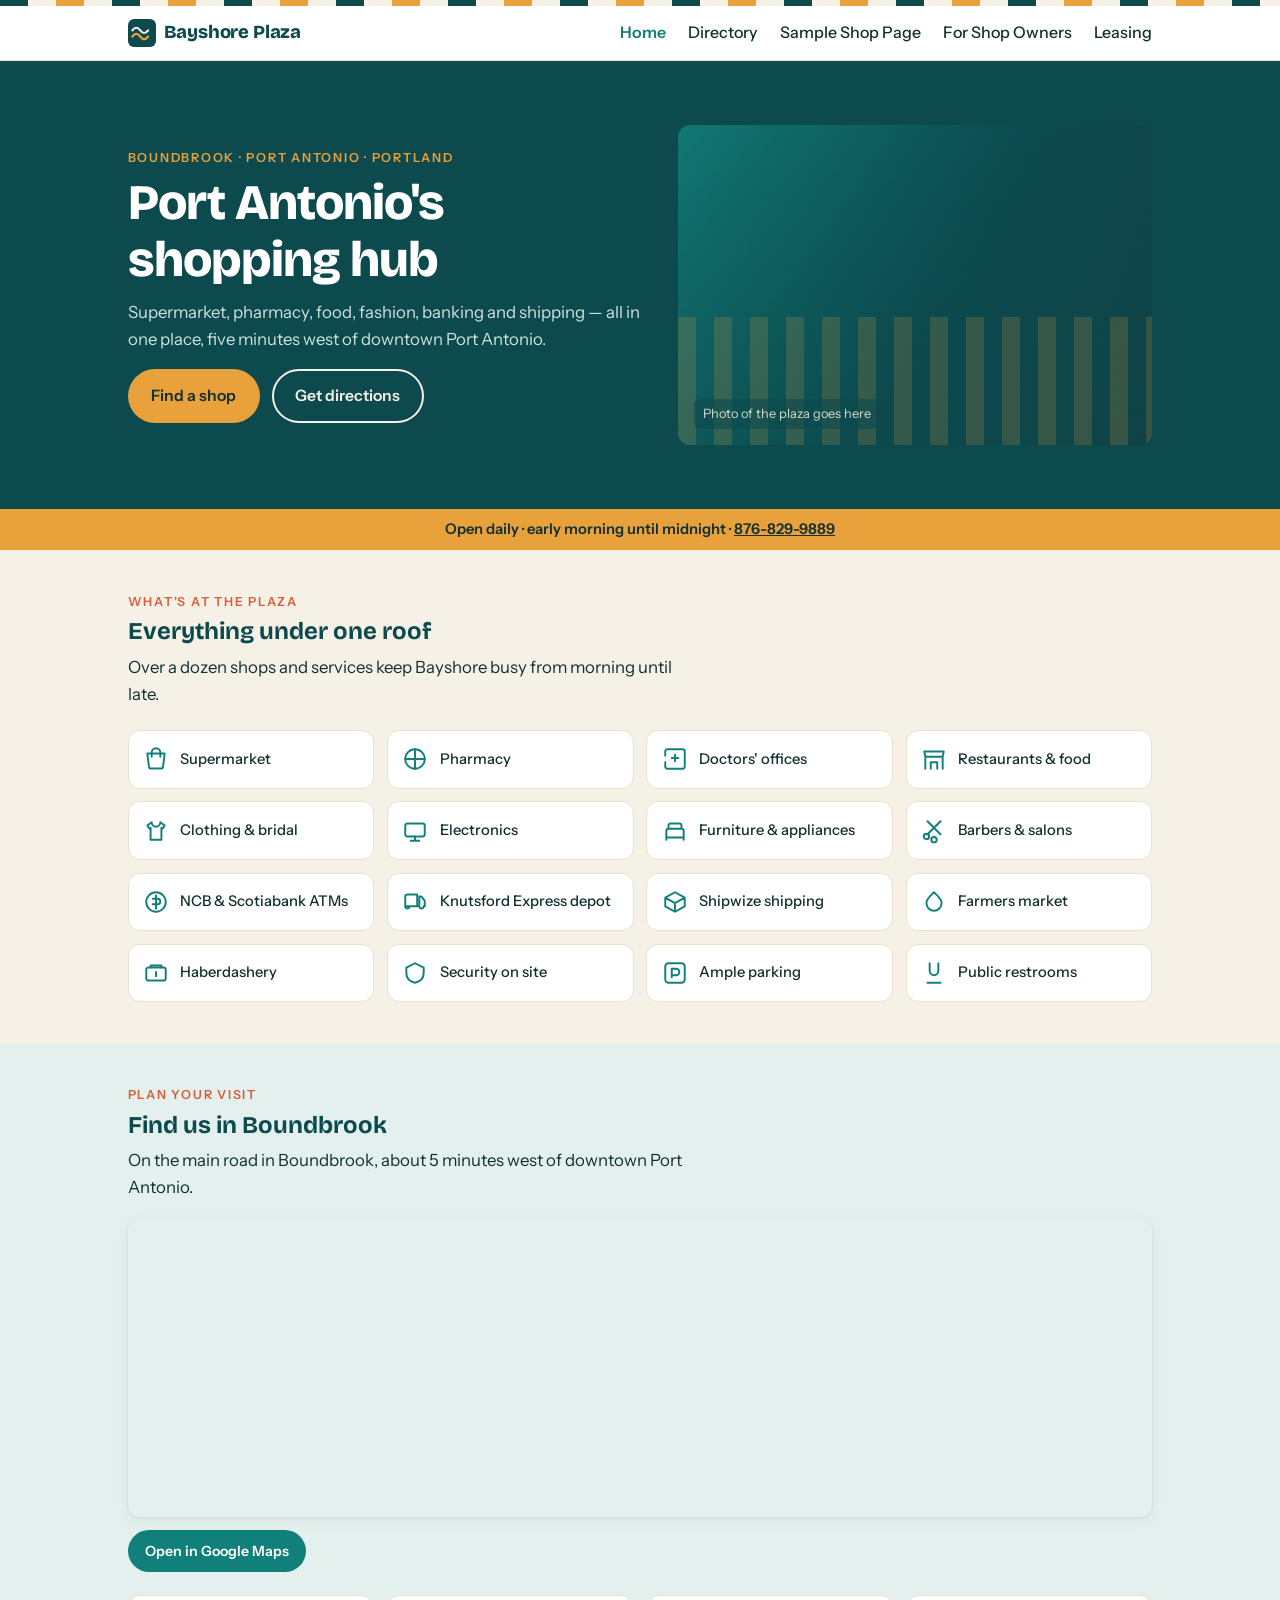
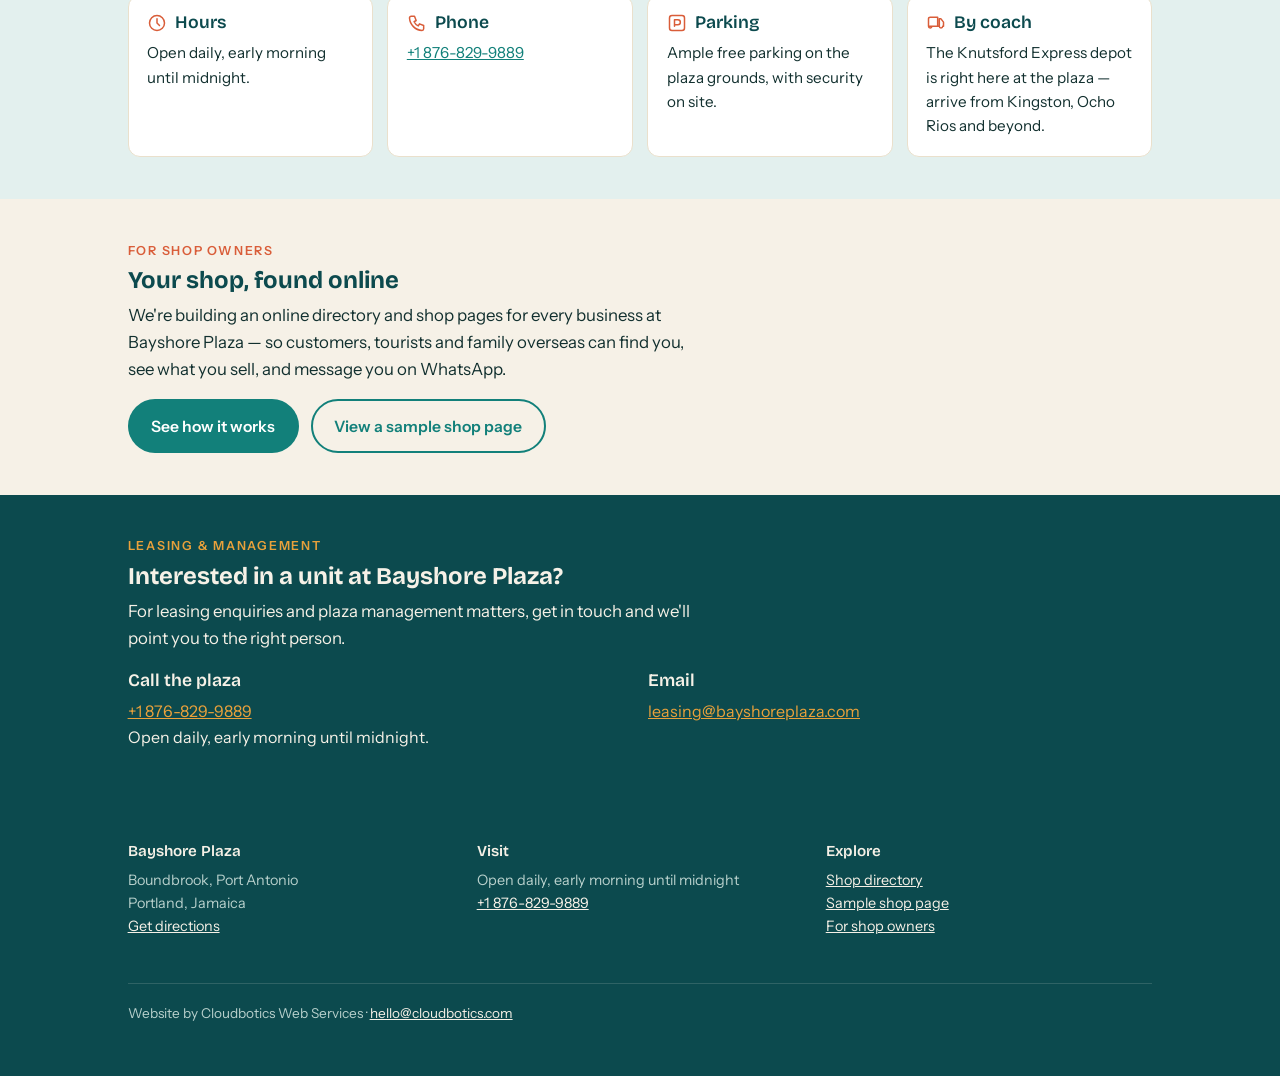
<file: index.html>
<!DOCTYPE html>
<html lang="en">
<head>
  <meta charset="UTF-8">
  <meta name="viewport" content="width=device-width, initial-scale=1.0">
  <title>Bayshore Plaza — Port Antonio's Shopping Hub | Boundbrook, Portland, Jamaica</title>
  <meta name="description" content="Bayshore Plaza in Boundbrook, Port Antonio: supermarket, pharmacy, restaurants, banking ATMs, Knutsford Express depot and more. Open daily, early morning until midnight. 5 minutes west of downtown Port Antonio.">

  <!-- Open Graph -->
  <meta property="og:type" content="website">
  <meta property="og:title" content="Bayshore Plaza — Port Antonio's Shopping Hub">
  <meta property="og:description" content="Supermarket, pharmacy, food, banking, shipping and more in Boundbrook, Port Antonio. Open daily until midnight.">
  <!-- PLACEHOLDER: replace domain with the real deployed URL (og-image.jpg ships in this folder; regenerate from og-card.html) -->
  <meta property="og:url" content="https://bayshoreplaza.com/">
  <meta property="og:image" content="https://bayshoreplaza.com/og-image.jpg">
  <meta property="og:locale" content="en_JM">

  <link rel="icon" href="data:image/svg+xml,%3Csvg xmlns='http://www.w3.org/2000/svg' viewBox='0 0 32 32'%3E%3Crect width='32' height='32' rx='7' fill='%230c4a4e'/%3E%3Cpath d='M5 20c3-4 6-4 9 0s6 4 9 0' stroke='%23e9a13b' stroke-width='2.5' fill='none' stroke-linecap='round'/%3E%3Cpath d='M5 13c3-4 6-4 9 0s6 4 9 0' stroke='%23f6f1e7' stroke-width='2.5' fill='none' stroke-linecap='round'/%3E%3C/svg%3E">

  <link rel="preconnect" href="https://fonts.googleapis.com">
  <link rel="preconnect" href="https://fonts.gstatic.com" crossorigin>
  <link href="https://fonts.googleapis.com/css2?family=Bricolage+Grotesque:wght@600;800&family=Instrument+Sans:wght@400;500;600&display=swap" rel="stylesheet">
  <link rel="stylesheet" href="css/styles.css">

  <!-- LocalBusiness structured data -->
  <script type="application/ld+json">
  {
    "@context": "https://schema.org",
    "@type": "ShoppingCenter",
    "name": "Bayshore Plaza",
    "alternateName": "Bayshore Shopping Centre",
    "description": "Shopping plaza in Boundbrook, Port Antonio with a supermarket, pharmacy, doctors' offices, restaurants, clothing stores, banking ATMs, a Knutsford Express depot and more.",
    "telephone": "+18768299889",
    "url": "https://bayshoreplaza.com/",
    "address": {
      "@type": "PostalAddress",
      "streetAddress": "Boundbrook",
      "addressLocality": "Port Antonio",
      "addressRegion": "Portland",
      "addressCountry": "JM"
    },
    "geo": {
      "@type": "GeoCoordinates",
      "latitude": 18.1814917,
      "longitude": -76.4604981
    },
    "hasMap": "https://www.google.com/maps?q=18.1814917,-76.4604981",
    "openingHoursSpecification": {
      "@type": "OpeningHoursSpecification",
      "dayOfWeek": ["Monday","Tuesday","Wednesday","Thursday","Friday","Saturday","Sunday"],
      "opens": "06:00",
      "closes": "23:59"
    }
  }
  </script>
  <!-- PLACEHOLDER: confirm exact opening time in the JSON-LD above ("early morning" is currently set as 06:00) -->
</head>
<body>
  <div class="awning" aria-hidden="true"></div>

  <header class="site-header">
    <div class="site-header__bar">
      <a class="brand" href="index.html">
        <svg class="brand__mark" viewBox="0 0 32 32" aria-hidden="true"><rect width="32" height="32" rx="7" fill="#0c4a4e"/><path d="M5 20c3-4 6-4 9 0s6 4 9 0" stroke="#e9a13b" stroke-width="2.5" fill="none" stroke-linecap="round"/><path d="M5 13c3-4 6-4 9 0s6 4 9 0" stroke="#f6f1e7" stroke-width="2.5" fill="none" stroke-linecap="round"/></svg>
        Bayshore Plaza
      </a>
      <button class="nav-toggle" aria-expanded="false" aria-controls="site-nav">Menu</button>
      <nav class="site-nav" id="site-nav" aria-label="Main">
        <a href="index.html" aria-current="page">Home</a>
        <a href="directory.html">Directory</a>
        <a href="shop-demo.html">Sample Shop Page</a>
        <a href="for-businesses.html">For Shop Owners</a>
        <a href="index.html#leasing">Leasing</a>
      </nav>
    </div>
  </header>

  <main>
    <!-- HERO -->
    <section class="hero">
      <div class="container hero__inner">
        <div>
          <span class="eyebrow">Boundbrook · Port Antonio · Portland</span>
          <h1>Port Antonio's shopping hub</h1>
          <p class="lede">Supermarket, pharmacy, food, fashion, banking and shipping — all in one place, five minutes west of downtown Port Antonio.</p>
          <div class="hero__actions">
            <a class="btn btn--sand" href="directory.html">Find a shop</a>
            <a class="btn btn--ghost" href="https://www.google.com/maps?q=18.1814917,-76.4604981" target="_blank" rel="noopener" style="border-color:#f6f1e7;color:#f6f1e7">Get directions</a>
          </div>
        </div>
        <!-- PLACEHOLDER: hero image — replace this div with an optimized photo of the plaza frontage
             e.g. <img src="img/plaza-hero.jpg" alt="Bayshore Plaza, Port Antonio" width="800" height="600"> -->
        <div class="hero__media" role="img" aria-label="Photo of Bayshore Plaza (coming soon)">
          <span class="hero__media-note">Photo of the plaza goes here</span>
        </div>
      </div>
    </section>
    <div class="signboard">Open daily · early morning until midnight · <a href="tel:+18768299889" style="color:inherit">876-829-9889</a></div>

    <!-- AMENITIES -->
    <section class="section">
      <div class="container">
        <span class="eyebrow">What's at the plaza</span>
        <h2>Everything under one roof</h2>
        <p class="lede">Over a dozen shops and services keep Bayshore busy from morning until late.</p>
        <div class="amenity-grid">
          <div class="amenity"><svg viewBox="0 0 24 24" fill="none" stroke="currentColor" stroke-width="1.8" stroke-linecap="round" stroke-linejoin="round" aria-hidden="true"><path d="M4 7h16l-1.5 12a2 2 0 0 1-2 1.8h-9A2 2 0 0 1 5.5 19L4 7z"/><path d="M8 10V6a4 4 0 0 1 8 0v4"/></svg>Supermarket</div>
          <div class="amenity"><svg viewBox="0 0 24 24" fill="none" stroke="currentColor" stroke-width="1.8" stroke-linecap="round" stroke-linejoin="round" aria-hidden="true"><path d="M12 3v18M3 12h18"/><circle cx="12" cy="12" r="9"/></svg>Pharmacy</div>
          <div class="amenity"><svg viewBox="0 0 24 24" fill="none" stroke="currentColor" stroke-width="1.8" stroke-linecap="round" stroke-linejoin="round" aria-hidden="true"><path d="M9 3H5a2 2 0 0 0-2 2v4m6-6h10a2 2 0 0 1 2 2v14a2 2 0 0 1-2 2H5a2 2 0 0 1-2-2v-4"/><path d="M12 8v6M9 11h6"/></svg>Doctors' offices</div>
          <div class="amenity"><svg viewBox="0 0 24 24" fill="none" stroke="currentColor" stroke-width="1.8" stroke-linecap="round" stroke-linejoin="round" aria-hidden="true"><path d="M4 21V10m0 0L3 5h18l-1 5m-16 0h16m0 11V10M9 21v-6h6v6"/></svg>Restaurants &amp; food</div>
          <div class="amenity"><svg viewBox="0 0 24 24" fill="none" stroke="currentColor" stroke-width="1.8" stroke-linecap="round" stroke-linejoin="round" aria-hidden="true"><path d="M16 4l4 3-2 3-1-1v11H7V9L6 10 4 7l4-3a4 4 0 0 0 8 0z"/></svg>Clothing &amp; bridal</div>
          <div class="amenity"><svg viewBox="0 0 24 24" fill="none" stroke="currentColor" stroke-width="1.8" stroke-linecap="round" stroke-linejoin="round" aria-hidden="true"><rect x="3" y="5" width="18" height="12" rx="2"/><path d="M8 21h8m-4-4v4"/></svg>Electronics</div>
          <div class="amenity"><svg viewBox="0 0 24 24" fill="none" stroke="currentColor" stroke-width="1.8" stroke-linecap="round" stroke-linejoin="round" aria-hidden="true"><path d="M4 18v-6a2 2 0 0 1 2-2h12a2 2 0 0 1 2 2v6M4 18h16M4 18v2m16-2v2M6 10V7a2 2 0 0 1 2-2h8a2 2 0 0 1 2 2v3"/></svg>Furniture &amp; appliances</div>
          <div class="amenity"><svg viewBox="0 0 24 24" fill="none" stroke="currentColor" stroke-width="1.8" stroke-linecap="round" stroke-linejoin="round" aria-hidden="true"><path d="M6 3l12 12m0-12L6 15"/><circle cx="5" cy="17" r="2.5"/><circle cx="12" cy="20" r="2.5"/></svg>Barbers &amp; salons</div>
          <div class="amenity"><svg viewBox="0 0 24 24" fill="none" stroke="currentColor" stroke-width="1.8" stroke-linecap="round" stroke-linejoin="round" aria-hidden="true"><path d="M12 6v12m-3-9h4.5a2.5 2.5 0 0 1 0 5H9"/><circle cx="12" cy="12" r="9"/></svg>NCB &amp; Scotiabank ATMs</div>
          <div class="amenity"><svg viewBox="0 0 24 24" fill="none" stroke="currentColor" stroke-width="1.8" stroke-linecap="round" stroke-linejoin="round" aria-hidden="true"><path d="M3 16V7a2 2 0 0 1 2-2h9v11M3 16h11M3 16a2 2 0 1 0 4 0m7 0h2m4 0a2 2 0 1 1-4 0m4 0h1v-5l-3-4h-2v9"/></svg>Knutsford Express depot</div>
          <div class="amenity"><svg viewBox="0 0 24 24" fill="none" stroke="currentColor" stroke-width="1.8" stroke-linecap="round" stroke-linejoin="round" aria-hidden="true"><path d="M21 8l-9-5-9 5v8l9 5 9-5V8zM3 8l9 5m0 0l9-5m-9 5v8"/></svg>Shipwize shipping</div>
          <div class="amenity"><svg viewBox="0 0 24 24" fill="none" stroke="currentColor" stroke-width="1.8" stroke-linecap="round" stroke-linejoin="round" aria-hidden="true"><path d="M12 3c-4 4-7 6-7 10a7 7 0 0 0 14 0c0-4-3-6-7-10z"/></svg>Farmers market</div>
          <div class="amenity"><svg viewBox="0 0 24 24" fill="none" stroke="currentColor" stroke-width="1.8" stroke-linecap="round" stroke-linejoin="round" aria-hidden="true"><rect x="3" y="7" width="18" height="12" rx="2"/><path d="M7 7V5h10v2m-5 4v4"/></svg>Haberdashery</div>
          <div class="amenity"><svg viewBox="0 0 24 24" fill="none" stroke="currentColor" stroke-width="1.8" stroke-linecap="round" stroke-linejoin="round" aria-hidden="true"><path d="M12 3l8 4v5c0 5-3.5 8-8 9-4.5-1-8-4-8-9V7l8-4z"/></svg>Security on site</div>
          <div class="amenity"><svg viewBox="0 0 24 24" fill="none" stroke="currentColor" stroke-width="1.8" stroke-linecap="round" stroke-linejoin="round" aria-hidden="true"><rect x="3" y="3" width="18" height="18" rx="3"/><path d="M9 16V8h4a3 3 0 0 1 0 6H9"/></svg>Ample parking</div>
          <div class="amenity"><svg viewBox="0 0 24 24" fill="none" stroke="currentColor" stroke-width="1.8" stroke-linecap="round" stroke-linejoin="round" aria-hidden="true"><path d="M8 3v7a4 4 0 0 0 8 0V3M6 21h12"/></svg>Public restrooms</div>
        </div>
      </div>
    </section>

    <!-- MAP + VISIT INFO -->
    <section class="section section--tint" id="visit">
      <div class="container">
        <span class="eyebrow">Plan your visit</span>
        <h2>Find us in Boundbrook</h2>
        <p class="lede">On the main road in Boundbrook, about 5 minutes west of downtown Port Antonio.</p>
        <!-- OpenStreetMap embed — no API key needed. Links out to Google Maps below. -->
        <iframe class="map-embed" loading="lazy" title="Map showing Bayshore Plaza, Boundbrook, Port Antonio"
          src="https://www.openstreetmap.org/export/embed.html?bbox=-76.4705%2C18.1715%2C-76.4505%2C18.1915&amp;layer=mapnik&amp;marker=18.1814917%2C-76.4604981"></iframe>
        <p style="margin-top:0.8rem"><a class="btn btn--primary btn--small" href="https://www.google.com/maps?q=18.1814917,-76.4604981" target="_blank" rel="noopener">Open in Google Maps</a></p>

        <div class="visit-grid">
          <div class="visit-card">
            <h3><svg viewBox="0 0 24 24" fill="none" stroke="currentColor" stroke-width="1.8" stroke-linecap="round" aria-hidden="true"><circle cx="12" cy="12" r="9"/><path d="M12 7v5l3 3"/></svg>Hours</h3>
            <p>Open daily, early morning until midnight.</p>
          </div>
          <div class="visit-card">
            <h3><svg viewBox="0 0 24 24" fill="none" stroke="currentColor" stroke-width="1.8" stroke-linecap="round" stroke-linejoin="round" aria-hidden="true"><path d="M5 4h4l2 5-2.5 1.5a11 11 0 0 0 5 5L15 13l5 2v4a2 2 0 0 1-2 2A16 16 0 0 1 3 6a2 2 0 0 1 2-2z"/></svg>Phone</h3>
            <p><a href="tel:+18768299889">+1 876-829-9889</a></p>
          </div>
          <div class="visit-card">
            <h3><svg viewBox="0 0 24 24" fill="none" stroke="currentColor" stroke-width="1.8" stroke-linecap="round" stroke-linejoin="round" aria-hidden="true"><rect x="3" y="3" width="18" height="18" rx="3"/><path d="M9 16V8h4a3 3 0 0 1 0 6H9"/></svg>Parking</h3>
            <p>Ample free parking on the plaza grounds, with security on site.</p>
          </div>
          <div class="visit-card">
            <h3><svg viewBox="0 0 24 24" fill="none" stroke="currentColor" stroke-width="1.8" stroke-linecap="round" stroke-linejoin="round" aria-hidden="true"><path d="M3 16V7a2 2 0 0 1 2-2h9v11M3 16h11M3 16a2 2 0 1 0 4 0m7 0h2m4 0a2 2 0 1 1-4 0m4 0h1v-5l-3-4h-2v9"/></svg>By coach</h3>
            <p>The Knutsford Express depot is right here at the plaza — arrive from Kingston, Ocho Rios and beyond.</p>
          </div>
        </div>
      </div>
    </section>

    <!-- FOR SHOP OWNERS teaser -->
    <section class="section">
      <div class="container">
        <span class="eyebrow">For shop owners</span>
        <h2>Your shop, found online</h2>
        <p class="lede">We're building an online directory and shop pages for every business at Bayshore Plaza — so customers, tourists and family overseas can find you, see what you sell, and message you on WhatsApp.</p>
        <div class="hero__actions">
          <a class="btn btn--primary" href="for-businesses.html">See how it works</a>
          <a class="btn btn--ghost" href="shop-demo.html">View a sample shop page</a>
        </div>
      </div>
    </section>

    <!-- LEASING / CONTACT (addressed to plaza management) -->
    <section class="section section--deep" id="leasing">
      <div class="container">
        <span class="eyebrow">Leasing &amp; management</span>
        <h2>Interested in a unit at Bayshore Plaza?</h2>
        <p class="lede">For leasing enquiries and plaza management matters, get in touch and we'll point you to the right person.</p>
        <div class="contact-block">
          <!-- PLACEHOLDER: leasing/management contact — confirm name, phone and email with plaza management -->
          <div>
            <h3>Call the plaza</h3>
            <p><a href="tel:+18768299889">+1 876-829-9889</a><br>Open daily, early morning until midnight.</p>
          </div>
          <div>
            <h3>Email</h3>
            <!-- PLACEHOLDER: management email address -->
            <p><a href="mailto:leasing@bayshoreplaza.com">leasing@bayshoreplaza.com</a></p>
          </div>
        </div>
      </div>
    </section>
  </main>

  <footer class="site-footer">
    <div class="container">
      <div class="site-footer__grid">
        <div>
          <h3>Bayshore Plaza</h3>
          <p>Boundbrook, Port Antonio<br>Portland, Jamaica<br><a href="https://www.google.com/maps?q=18.1814917,-76.4604981" target="_blank" rel="noopener">Get directions</a></p>
        </div>
        <div>
          <h3>Visit</h3>
          <p>Open daily, early morning until midnight<br><a href="tel:+18768299889">+1 876-829-9889</a></p>
        </div>
        <div>
          <h3>Explore</h3>
          <p><a href="directory.html">Shop directory</a><br><a href="shop-demo.html">Sample shop page</a><br><a href="for-businesses.html">For shop owners</a></p>
        </div>
      </div>
      <p class="credit">Website by Cloudbotics Web Services ·
        <a href="mailto:hello@cloudbotics.com">hello@cloudbotics.com</a>
      </p>
    </div>
  </footer>

  <!-- Sticky call/directions bar on mobile -->
  <div class="mobile-cta">
    <a href="tel:+18768299889">📞 Call the plaza</a>
    <a href="https://www.google.com/maps?q=18.1814917,-76.4604981" target="_blank" rel="noopener">📍 Directions</a>
  </div>

  <script src="js/main.js" defer></script>
</body>
</html>
</file>
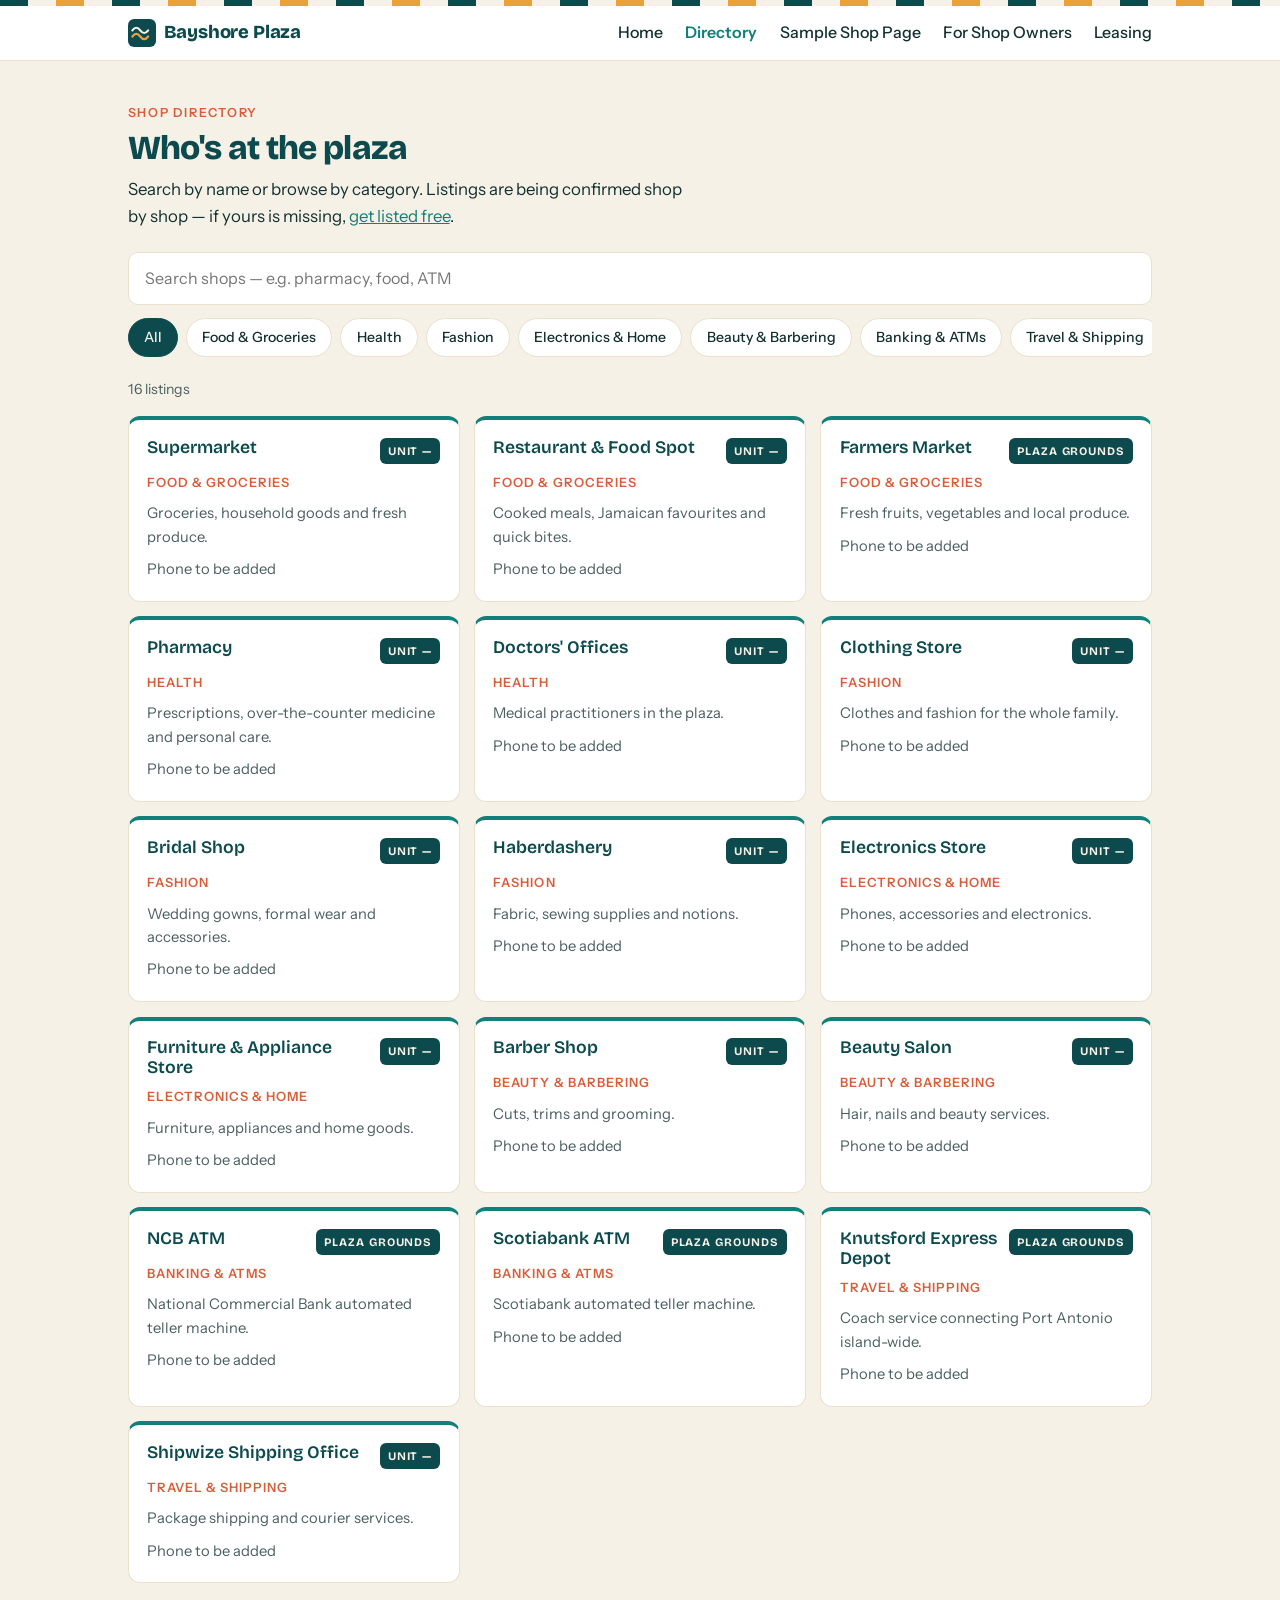
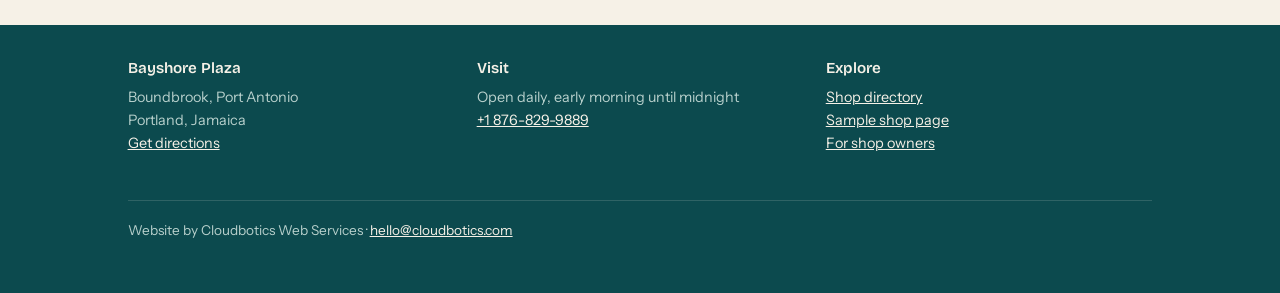
<file: directory.html>
<!DOCTYPE html>
<html lang="en">
<head>
  <meta charset="UTF-8">
  <meta name="viewport" content="width=device-width, initial-scale=1.0">
  <title>Shop Directory — Bayshore Plaza, Port Antonio</title>
  <meta name="description" content="Browse the shops and services at Bayshore Plaza, Boundbrook, Port Antonio: supermarket, pharmacy, restaurants, fashion, electronics, ATMs and more.">

  <!-- Open Graph -->
  <meta property="og:type" content="website">
  <meta property="og:title" content="Shop Directory — Bayshore Plaza">
  <meta property="og:description" content="Find every shop and service at Bayshore Plaza, Port Antonio.">
  <!-- PLACEHOLDER: replace domain with the real deployed URL (og-image.jpg ships in this folder; regenerate from og-card.html) -->
  <meta property="og:url" content="https://bayshoreplaza.com/directory.html">
  <meta property="og:image" content="https://bayshoreplaza.com/og-image.jpg">
  <meta property="og:locale" content="en_JM">

  <link rel="icon" href="data:image/svg+xml,%3Csvg xmlns='http://www.w3.org/2000/svg' viewBox='0 0 32 32'%3E%3Crect width='32' height='32' rx='7' fill='%230c4a4e'/%3E%3Cpath d='M5 20c3-4 6-4 9 0s6 4 9 0' stroke='%23e9a13b' stroke-width='2.5' fill='none' stroke-linecap='round'/%3E%3Cpath d='M5 13c3-4 6-4 9 0s6 4 9 0' stroke='%23f6f1e7' stroke-width='2.5' fill='none' stroke-linecap='round'/%3E%3C/svg%3E">

  <link rel="preconnect" href="https://fonts.googleapis.com">
  <link rel="preconnect" href="https://fonts.gstatic.com" crossorigin>
  <link href="https://fonts.googleapis.com/css2?family=Bricolage+Grotesque:wght@600;800&family=Instrument+Sans:wght@400;500;600&display=swap" rel="stylesheet">
  <link rel="stylesheet" href="css/styles.css">
</head>
<body>
  <div class="awning" aria-hidden="true"></div>

  <header class="site-header">
    <div class="site-header__bar">
      <a class="brand" href="index.html">
        <svg class="brand__mark" viewBox="0 0 32 32" aria-hidden="true"><rect width="32" height="32" rx="7" fill="#0c4a4e"/><path d="M5 20c3-4 6-4 9 0s6 4 9 0" stroke="#e9a13b" stroke-width="2.5" fill="none" stroke-linecap="round"/><path d="M5 13c3-4 6-4 9 0s6 4 9 0" stroke="#f6f1e7" stroke-width="2.5" fill="none" stroke-linecap="round"/></svg>
        Bayshore Plaza
      </a>
      <button class="nav-toggle" aria-expanded="false" aria-controls="site-nav">Menu</button>
      <nav class="site-nav" id="site-nav" aria-label="Main">
        <a href="index.html">Home</a>
        <a href="directory.html" aria-current="page">Directory</a>
        <a href="shop-demo.html">Sample Shop Page</a>
        <a href="for-businesses.html">For Shop Owners</a>
        <a href="index.html#leasing">Leasing</a>
      </nav>
    </div>
  </header>

  <main class="section">
    <div class="container">
      <span class="eyebrow">Shop directory</span>
      <h1>Who's at the plaza</h1>
      <p class="lede">Search by name or browse by category. Listings are being confirmed shop by shop — if yours is missing, <a href="for-businesses.html">get listed free</a>.</p>

      <div class="filters">
        <label for="shop-search" class="visually-hidden" style="position:absolute;left:-9999px">Search shops</label>
        <input class="search-input" id="shop-search" type="search" placeholder="Search shops — e.g. pharmacy, food, ATM" autocomplete="off">
        <div class="chip-row" id="chip-row" role="group" aria-label="Filter by category"></div>
      </div>

      <p class="results-count" id="results-count" aria-live="polite"></p>
      <div class="shop-grid" id="shop-grid"></div>
    </div>
  </main>

  <footer class="site-footer">
    <div class="container">
      <div class="site-footer__grid">
        <div>
          <h3>Bayshore Plaza</h3>
          <p>Boundbrook, Port Antonio<br>Portland, Jamaica<br><a href="https://www.google.com/maps?q=18.1814917,-76.4604981" target="_blank" rel="noopener">Get directions</a></p>
        </div>
        <div>
          <h3>Visit</h3>
          <p>Open daily, early morning until midnight<br><a href="tel:+18768299889">+1 876-829-9889</a></p>
        </div>
        <div>
          <h3>Explore</h3>
          <p><a href="directory.html">Shop directory</a><br><a href="shop-demo.html">Sample shop page</a><br><a href="for-businesses.html">For shop owners</a></p>
        </div>
      </div>
      <p class="credit">Website by Cloudbotics Web Services ·
        <a href="mailto:hello@cloudbotics.com">hello@cloudbotics.com</a>
      </p>
    </div>
  </footer>

  <div class="mobile-cta">
    <a href="tel:+18768299889">📞 Call the plaza</a>
    <a href="https://www.google.com/maps?q=18.1814917,-76.4604981" target="_blank" rel="noopener">📍 Directions</a>
  </div>

  <script src="data/shops.js"></script>
  <script src="js/directory.js" defer></script>
  <script src="js/main.js" defer></script>
</body>
</html>
</file>
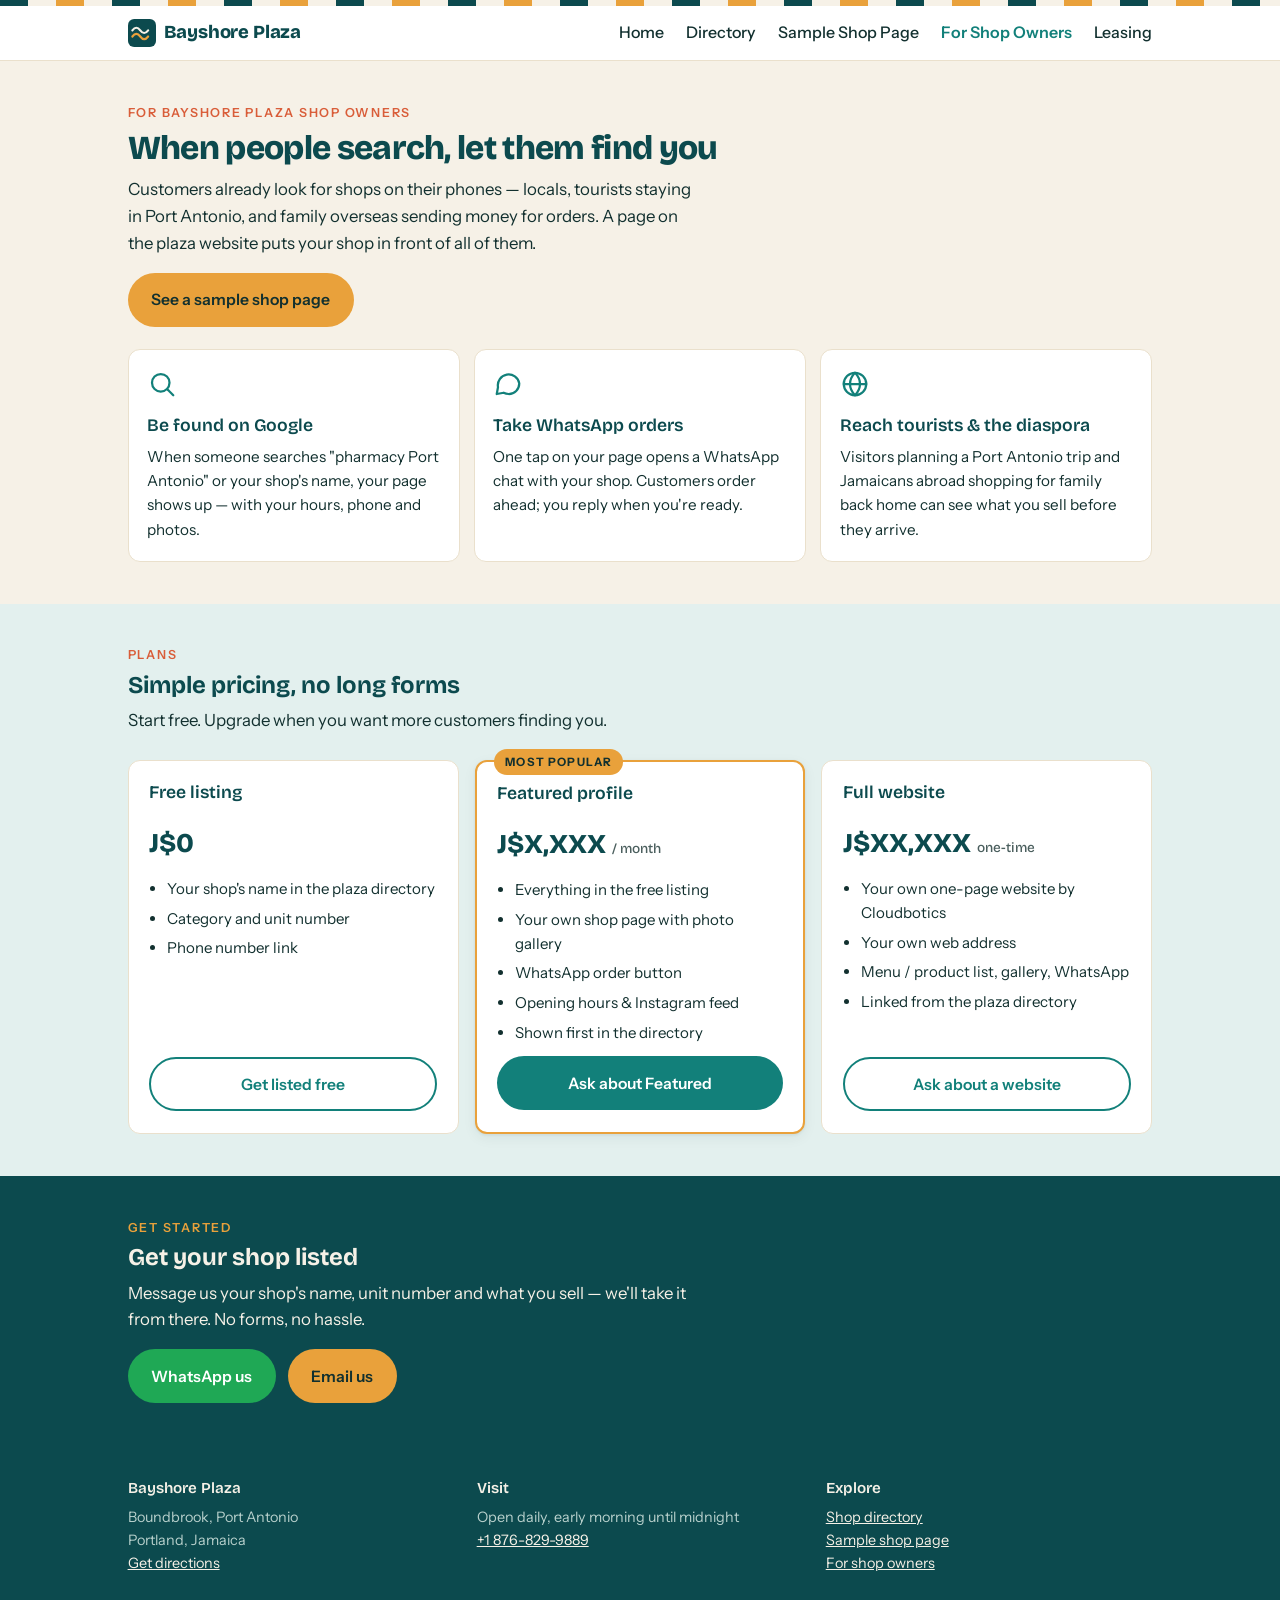
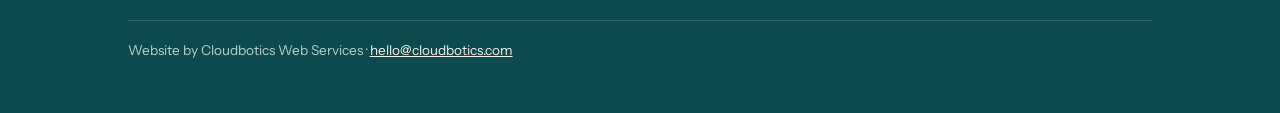
<file: for-businesses.html>
<!DOCTYPE html>
<html lang="en">
<head>
  <meta charset="UTF-8">
  <meta name="viewport" content="width=device-width, initial-scale=1.0">
  <title>For Shop Owners — Get Your Shop Online | Bayshore Plaza</title>
  <meta name="description" content="Run a shop at Bayshore Plaza? Get found on Google, take WhatsApp orders, and reach tourists and overseas Jamaicans. Free listing available.">

  <!-- Open Graph -->
  <meta property="og:type" content="website">
  <meta property="og:title" content="Get Your Shop Online — Bayshore Plaza">
  <meta property="og:description" content="Free directory listing, featured profiles and full one-page websites for Bayshore Plaza shops.">
  <!-- PLACEHOLDER: replace domain with the real deployed URL (og-image.jpg ships in this folder; regenerate from og-card.html) -->
  <meta property="og:url" content="https://bayshoreplaza.com/for-businesses.html">
  <meta property="og:image" content="https://bayshoreplaza.com/og-image.jpg">
  <meta property="og:locale" content="en_JM">

  <link rel="icon" href="data:image/svg+xml,%3Csvg xmlns='http://www.w3.org/2000/svg' viewBox='0 0 32 32'%3E%3Crect width='32' height='32' rx='7' fill='%230c4a4e'/%3E%3Cpath d='M5 20c3-4 6-4 9 0s6 4 9 0' stroke='%23e9a13b' stroke-width='2.5' fill='none' stroke-linecap='round'/%3E%3Cpath d='M5 13c3-4 6-4 9 0s6 4 9 0' stroke='%23f6f1e7' stroke-width='2.5' fill='none' stroke-linecap='round'/%3E%3C/svg%3E">

  <link rel="preconnect" href="https://fonts.googleapis.com">
  <link rel="preconnect" href="https://fonts.gstatic.com" crossorigin>
  <link href="https://fonts.googleapis.com/css2?family=Bricolage+Grotesque:wght@600;800&family=Instrument+Sans:wght@400;500;600&display=swap" rel="stylesheet">
  <link rel="stylesheet" href="css/styles.css">
</head>
<body>
  <div class="awning" aria-hidden="true"></div>

  <header class="site-header">
    <div class="site-header__bar">
      <a class="brand" href="index.html">
        <svg class="brand__mark" viewBox="0 0 32 32" aria-hidden="true"><rect width="32" height="32" rx="7" fill="#0c4a4e"/><path d="M5 20c3-4 6-4 9 0s6 4 9 0" stroke="#e9a13b" stroke-width="2.5" fill="none" stroke-linecap="round"/><path d="M5 13c3-4 6-4 9 0s6 4 9 0" stroke="#f6f1e7" stroke-width="2.5" fill="none" stroke-linecap="round"/></svg>
        Bayshore Plaza
      </a>
      <button class="nav-toggle" aria-expanded="false" aria-controls="site-nav">Menu</button>
      <nav class="site-nav" id="site-nav" aria-label="Main">
        <a href="index.html">Home</a>
        <a href="directory.html">Directory</a>
        <a href="shop-demo.html">Sample Shop Page</a>
        <a href="for-businesses.html" aria-current="page">For Shop Owners</a>
        <a href="index.html#leasing">Leasing</a>
      </nav>
    </div>
  </header>

  <main>
    <section class="section">
      <div class="container">
        <span class="eyebrow">For Bayshore Plaza shop owners</span>
        <h1>When people search, let them find you</h1>
        <p class="lede">Customers already look for shops on their phones — locals, tourists staying in Port Antonio, and family overseas sending money for orders. A page on the plaza website puts your shop in front of all of them.</p>
        <div class="hero__actions">
          <a class="btn btn--sand" href="shop-demo.html">See a sample shop page</a>
        </div>

        <div class="benefit-list">
          <div class="benefit">
            <svg viewBox="0 0 24 24" fill="none" stroke="currentColor" stroke-width="1.8" stroke-linecap="round" stroke-linejoin="round" aria-hidden="true"><circle cx="11" cy="11" r="7"/><path d="M21 21l-4.35-4.35"/></svg>
            <h3>Be found on Google</h3>
            <p>When someone searches "pharmacy Port Antonio" or your shop's name, your page shows up — with your hours, phone and photos.</p>
          </div>
          <div class="benefit">
            <svg viewBox="0 0 24 24" fill="none" stroke="currentColor" stroke-width="1.8" stroke-linecap="round" stroke-linejoin="round" aria-hidden="true"><path d="M21 11.5a8.38 8.38 0 0 1-8.5 8.5 8.5 8.5 0 0 1-4-1L3 20l1-5.5a8.5 8.5 0 1 1 17-3z"/></svg>
            <h3>Take WhatsApp orders</h3>
            <p>One tap on your page opens a WhatsApp chat with your shop. Customers order ahead; you reply when you're ready.</p>
          </div>
          <div class="benefit">
            <svg viewBox="0 0 24 24" fill="none" stroke="currentColor" stroke-width="1.8" stroke-linecap="round" stroke-linejoin="round" aria-hidden="true"><circle cx="12" cy="12" r="9"/><path d="M3 12h18M12 3c2.5 2.6 4 5.6 4 9s-1.5 6.4-4 9c-2.5-2.6-4-5.6-4-9s1.5-6.4 4-9z"/></svg>
            <h3>Reach tourists &amp; the diaspora</h3>
            <p>Visitors planning a Port Antonio trip and Jamaicans abroad shopping for family back home can see what you sell before they arrive.</p>
          </div>
        </div>
      </div>
    </section>

    <section class="section section--tint">
      <div class="container">
        <span class="eyebrow">Plans</span>
        <h2>Simple pricing, no long forms</h2>
        <p class="lede">Start free. Upgrade when you want more customers finding you.</p>
        <!-- PLACEHOLDER: all prices below are TBD — confirm JMD pricing before showing to tenants -->
        <div class="pricing-grid">
          <div class="plan">
            <h3>Free listing</h3>
            <div class="plan__price">J$0</div>
            <ul>
              <li>Your shop's name in the plaza directory</li>
              <li>Category and unit number</li>
              <li>Phone number link</li>
            </ul>
            <a class="btn btn--ghost" href="#get-listed">Get listed free</a>
          </div>
          <div class="plan plan--featured">
            <span class="plan__flag">Most popular</span>
            <h3>Featured profile</h3>
            <div class="plan__price">J$X,XXX <small>/ month</small></div>
            <ul>
              <li>Everything in the free listing</li>
              <li>Your own shop page with photo gallery</li>
              <li>WhatsApp order button</li>
              <li>Opening hours &amp; Instagram feed</li>
              <li>Shown first in the directory</li>
            </ul>
            <a class="btn btn--primary" href="#get-listed">Ask about Featured</a>
          </div>
          <div class="plan">
            <h3>Full website</h3>
            <div class="plan__price">J$XX,XXX <small>one-time</small></div>
            <ul>
              <li>Your own one-page website by Cloudbotics</li>
              <li>Your own web address</li>
              <li>Menu / product list, gallery, WhatsApp</li>
              <li>Linked from the plaza directory</li>
            </ul>
            <a class="btn btn--ghost" href="#get-listed">Ask about a website</a>
          </div>
        </div>
      </div>
    </section>

    <section class="section section--deep" id="get-listed">
      <div class="container">
        <span class="eyebrow">Get started</span>
        <h2>Get your shop listed</h2>
        <p class="lede">Message us your shop's name, unit number and what you sell — we'll take it from there. No forms, no hassle.</p>
        <div class="hero__actions">
          <!-- PLACEHOLDER: Cloudbotics WhatsApp number — wa.me link uses a dummy number -->
          <a class="btn btn--whatsapp" href="https://wa.me/18760000000?text=Hi%2C%20I%20run%20a%20shop%20at%20Bayshore%20Plaza%20and%20want%20to%20get%20listed" target="_blank" rel="noopener">WhatsApp us</a>
          <a class="btn btn--sand" href="mailto:hello@cloudbotics.com?subject=List%20my%20shop%20at%20Bayshore%20Plaza&body=Shop%20name%3A%0AUnit%20number%3A%0AWhat%20we%20sell%3A%0APhone%2FWhatsApp%3A">Email us</a>
        </div>
      </div>
    </section>
  </main>

  <footer class="site-footer">
    <div class="container">
      <div class="site-footer__grid">
        <div>
          <h3>Bayshore Plaza</h3>
          <p>Boundbrook, Port Antonio<br>Portland, Jamaica<br><a href="https://www.google.com/maps?q=18.1814917,-76.4604981" target="_blank" rel="noopener">Get directions</a></p>
        </div>
        <div>
          <h3>Visit</h3>
          <p>Open daily, early morning until midnight<br><a href="tel:+18768299889">+1 876-829-9889</a></p>
        </div>
        <div>
          <h3>Explore</h3>
          <p><a href="directory.html">Shop directory</a><br><a href="shop-demo.html">Sample shop page</a><br><a href="for-businesses.html">For shop owners</a></p>
        </div>
      </div>
      <p class="credit">Website by Cloudbotics Web Services ·
        <a href="mailto:hello@cloudbotics.com">hello@cloudbotics.com</a>
      </p>
    </div>
  </footer>

  <div class="mobile-cta">
    <a href="tel:+18768299889">📞 Call the plaza</a>
    <a href="https://www.google.com/maps?q=18.1814917,-76.4604981" target="_blank" rel="noopener">📍 Directions</a>
  </div>

  <script src="js/main.js" defer></script>
</body>
</html>
</file>
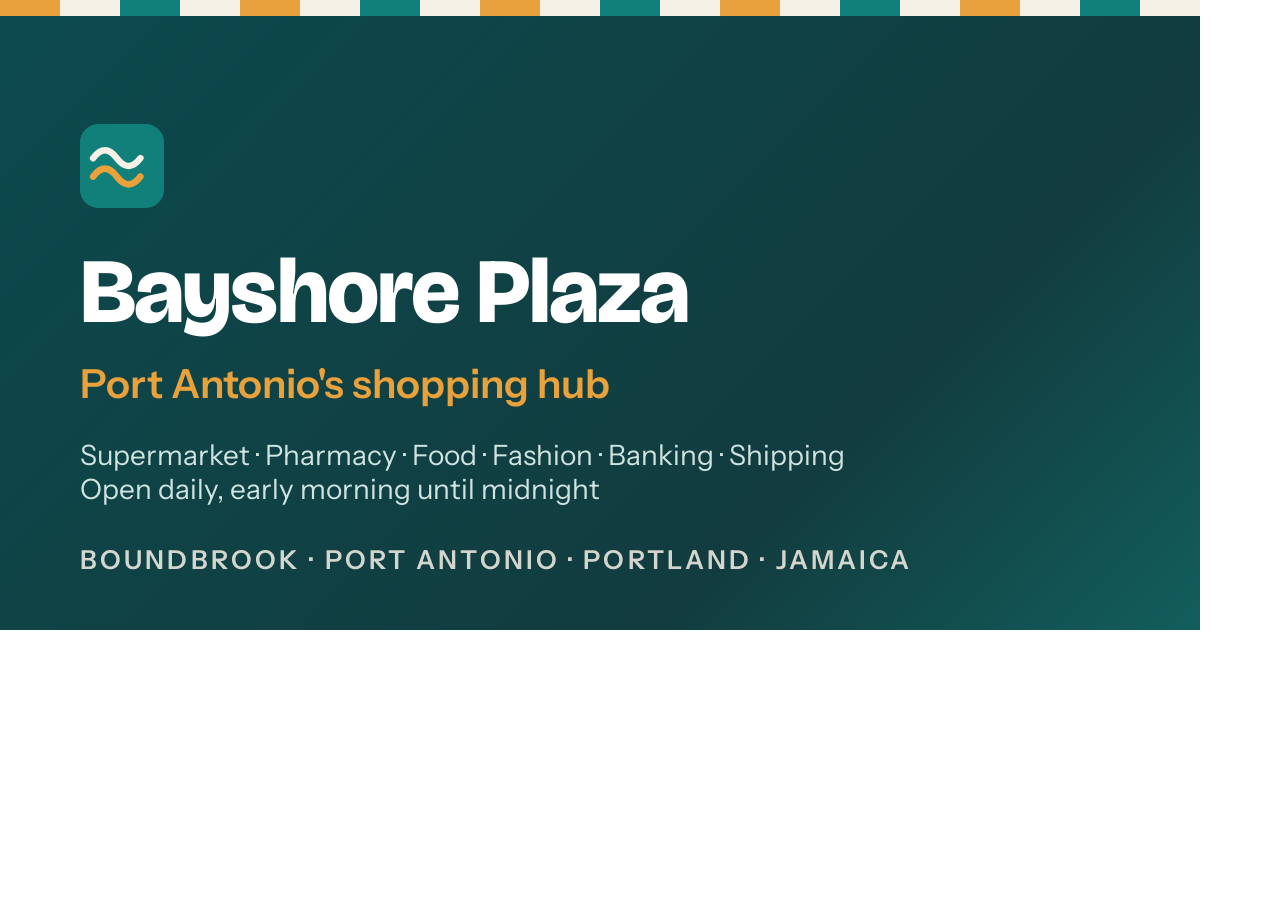
<file: og-card.html>
<!DOCTYPE html>
<!-- Source for og-image.jpg (1200x630 social share card).
     Regenerate with: Chrome headless screenshot at 1200x630 (see README). -->
<html lang="en">
<head>
<meta charset="UTF-8">
<link rel="preconnect" href="https://fonts.googleapis.com">
<link rel="preconnect" href="https://fonts.gstatic.com" crossorigin>
<link href="https://fonts.googleapis.com/css2?family=Bricolage+Grotesque:wght@600;800&family=Instrument+Sans:wght@400;500;600&display=swap" rel="stylesheet">
<style>
  * { margin: 0; box-sizing: border-box; }
  body { width: 1200px; height: 630px; overflow: hidden; }
  .card {
    width: 1200px; height: 630px;
    background: linear-gradient(135deg, #0c4a4e 0%, #123c3f 70%, #12807a 130%);
    color: #f6f1e7;
    font-family: "Instrument Sans", sans-serif;
    position: relative;
    padding: 70px 80px;
    display: flex; flex-direction: column; justify-content: center;
  }
  .stripe {
    position: absolute; top: 0; left: 0; right: 0; height: 16px;
    background: repeating-linear-gradient(90deg,
      #e9a13b 0 60px, #f6f1e7 60px 120px, #12807a 120px 180px, #f6f1e7 180px 240px);
  }
  .waves { width: 84px; height: 84px; margin-bottom: 36px; }
  h1 {
    font-family: "Bricolage Grotesque", sans-serif;
    font-size: 92px; font-weight: 800; letter-spacing: -0.02em;
    color: #ffffff; line-height: 1.05; margin-bottom: 18px;
  }
  .tag { font-size: 40px; color: #e9a13b; font-weight: 600; margin-bottom: 30px; }
  .line { font-size: 28px; color: #cfe3df; font-weight: 400; max-width: 900px; }
  .loc {
    position: absolute; bottom: 54px; left: 80px;
    font-size: 26px; font-weight: 600; letter-spacing: 0.12em;
    text-transform: uppercase; color: #f6f1e7; opacity: 0.85;
  }
</style>
</head>
<body>
  <div class="card">
    <div class="stripe"></div>
    <svg class="waves" viewBox="0 0 32 32"><rect width="32" height="32" rx="7" fill="#12807a"/><path d="M5 20c3-4 6-4 9 0s6 4 9 0" stroke="#e9a13b" stroke-width="2.5" fill="none" stroke-linecap="round"/><path d="M5 13c3-4 6-4 9 0s6 4 9 0" stroke="#f6f1e7" stroke-width="2.5" fill="none" stroke-linecap="round"/></svg>
    <h1>Bayshore Plaza</h1>
    <div class="tag">Port Antonio's shopping hub</div>
    <div class="line">Supermarket · Pharmacy · Food · Fashion · Banking · Shipping<br>Open daily, early morning until midnight</div>
    <div class="loc">Boundbrook · Port Antonio · Portland · Jamaica</div>
  </div>
</body>
</html>
</file>
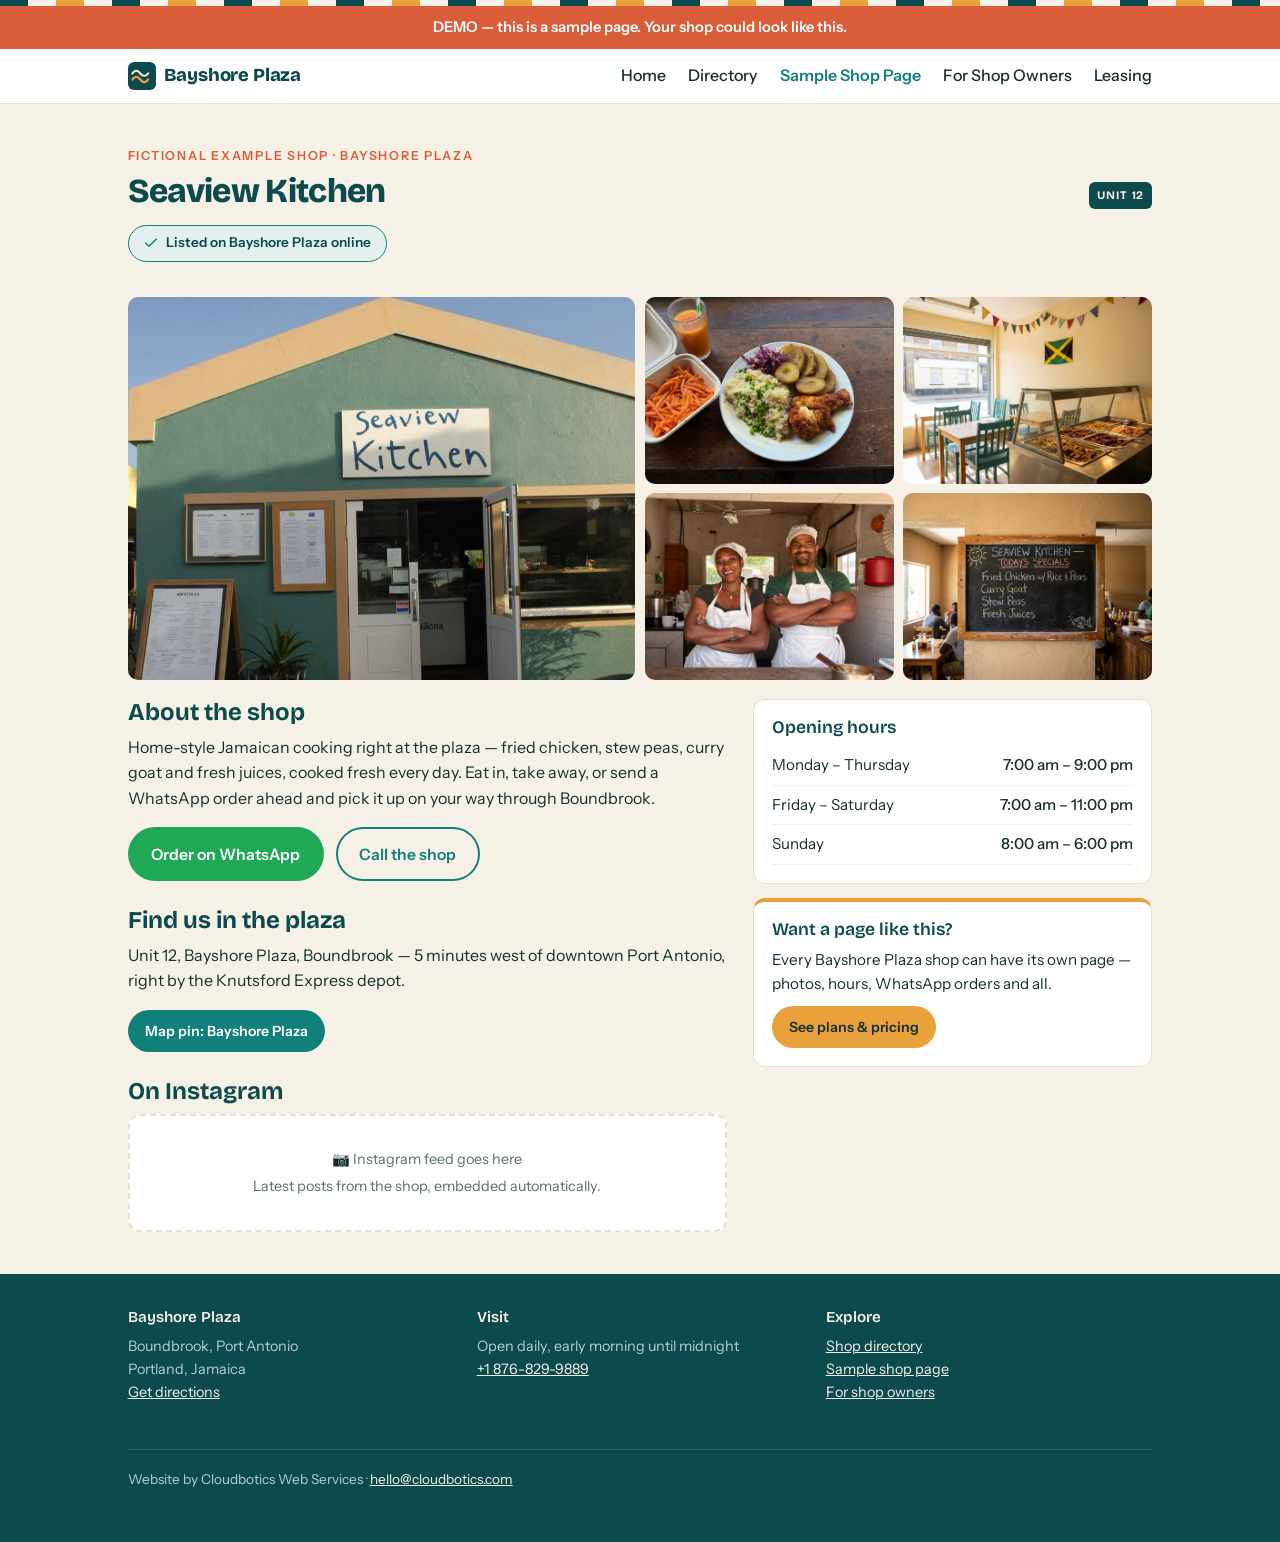
<file: shop-demo.html>
<!DOCTYPE html>
<html lang="en">
<head>
  <meta charset="UTF-8">
  <meta name="viewport" content="width=device-width, initial-scale=1.0">
  <title>Sample Shop Page (Demo) — Bayshore Plaza</title>
  <meta name="description" content="A demo of what a Bayshore Plaza shop profile page looks like: photo gallery, opening hours, WhatsApp ordering and map — built by Cloudbotics Web Services.">
  <meta name="robots" content="noindex">

  <!-- Open Graph -->
  <meta property="og:type" content="website">
  <meta property="og:title" content="Sample Shop Page — Bayshore Plaza">
  <meta property="og:description" content="A demo of what your shop's page could look like on the Bayshore Plaza website.">
  <!-- PLACEHOLDER: replace domain with the real deployed URL (og-image.jpg ships in this folder; regenerate from og-card.html) -->
  <meta property="og:url" content="https://bayshoreplaza.com/shop-demo.html">
  <meta property="og:image" content="https://bayshoreplaza.com/og-image.jpg">
  <meta property="og:locale" content="en_JM">

  <link rel="icon" href="data:image/svg+xml,%3Csvg xmlns='http://www.w3.org/2000/svg' viewBox='0 0 32 32'%3E%3Crect width='32' height='32' rx='7' fill='%230c4a4e'/%3E%3Cpath d='M5 20c3-4 6-4 9 0s6 4 9 0' stroke='%23e9a13b' stroke-width='2.5' fill='none' stroke-linecap='round'/%3E%3Cpath d='M5 13c3-4 6-4 9 0s6 4 9 0' stroke='%23f6f1e7' stroke-width='2.5' fill='none' stroke-linecap='round'/%3E%3C/svg%3E">

  <link rel="preconnect" href="https://fonts.googleapis.com">
  <link rel="preconnect" href="https://fonts.gstatic.com" crossorigin>
  <link href="https://fonts.googleapis.com/css2?family=Bricolage+Grotesque:wght@600;800&family=Instrument+Sans:wght@400;500;600&display=swap" rel="stylesheet">
  <link rel="stylesheet" href="css/styles.css">
</head>
<body>
  <div class="awning" aria-hidden="true"></div>

  <!-- This whole page is a SALES EXHIBIT: a fictional example tenant showing
       shop owners what their page could look like. Nothing here is a real business. -->
  <div class="demo-banner">DEMO — this is a sample page. Your shop could look like this.</div>

  <header class="site-header">
    <div class="site-header__bar">
      <a class="brand" href="index.html">
        <svg class="brand__mark" viewBox="0 0 32 32" aria-hidden="true"><rect width="32" height="32" rx="7" fill="#0c4a4e"/><path d="M5 20c3-4 6-4 9 0s6 4 9 0" stroke="#e9a13b" stroke-width="2.5" fill="none" stroke-linecap="round"/><path d="M5 13c3-4 6-4 9 0s6 4 9 0" stroke="#f6f1e7" stroke-width="2.5" fill="none" stroke-linecap="round"/></svg>
        Bayshore Plaza
      </a>
      <button class="nav-toggle" aria-expanded="false" aria-controls="site-nav">Menu</button>
      <nav class="site-nav" id="site-nav" aria-label="Main">
        <a href="index.html">Home</a>
        <a href="directory.html">Directory</a>
        <a href="shop-demo.html" aria-current="page">Sample Shop Page</a>
        <a href="for-businesses.html">For Shop Owners</a>
        <a href="index.html#leasing">Leasing</a>
      </nav>
    </div>
  </header>

  <main class="section">
    <div class="container">
      <span class="eyebrow">Fictional example shop · Bayshore Plaza</span>
      <div class="shop-card__head" style="align-items:center">
        <h1>Seaview Kitchen</h1>
        <span class="unit-plate">Unit 12</span>
      </div>
      <p class="badge-listed" style="margin:0.4rem 0 1rem">
        <svg viewBox="0 0 24 24" fill="none" stroke="currentColor" stroke-width="2.2" stroke-linecap="round" stroke-linejoin="round" aria-hidden="true"><path d="M20 6L9 17l-5-5"/></svg>
        Listed on Bayshore Plaza online
      </p>

      <!-- PLACEHOLDER: demo gallery — these are AI-generated images for the fictional
           demo shop. Real tenants supply real photos (compressed to ~100–200 KB, lazy-loaded). -->
      <div class="gallery">
        <img class="gallery__item" src="img/demo-storefront.jpg" alt="Seaview Kitchen storefront (demo image)" width="1100" height="619" loading="lazy">
        <img class="gallery__item" src="img/demo-dish.jpg" alt="Fried chicken with rice and peas (demo image)" width="1100" height="825" loading="lazy">
        <img class="gallery__item" src="img/demo-interior.jpg" alt="Inside the shop (demo image)" width="1100" height="825" loading="lazy">
        <img class="gallery__item" src="img/demo-team.jpg" alt="The Seaview Kitchen team (demo image)" width="1100" height="825" loading="lazy">
        <img class="gallery__item" src="img/demo-specials.jpg" alt="Daily specials chalkboard (demo image)" width="1100" height="822" loading="lazy">
      </div>

      <div class="two-col">
        <div>
          <h2>About the shop</h2>
          <p>Home-style Jamaican cooking right at the plaza — fried chicken, stew peas, curry goat and fresh juices, cooked fresh every day. Eat in, take away, or send a WhatsApp order ahead and pick it up on your way through Boundbrook.</p>
          <div class="hero__actions" style="margin:1rem 0 1.6rem">
            <!-- PLACEHOLDER: WhatsApp number — wa.me link uses a dummy number -->
            <a class="btn btn--whatsapp" href="https://wa.me/18760000000?text=Hi%20Seaview%20Kitchen%2C%20I%27d%20like%20to%20place%20an%20order" target="_blank" rel="noopener">Order on WhatsApp</a>
            <a class="btn btn--ghost" href="tel:+18760000000">Call the shop</a>
          </div>

          <h2>Find us in the plaza</h2>
          <p>Unit 12, Bayshore Plaza, Boundbrook — 5 minutes west of downtown Port Antonio, right by the Knutsford Express depot.</p>
          <p><a class="btn btn--primary btn--small" href="https://www.google.com/maps?q=18.1814917,-76.4604981" target="_blank" rel="noopener">Map pin: Bayshore Plaza</a></p>

          <h2 style="margin-top:1.6rem">On Instagram</h2>
          <!-- PLACEHOLDER: Instagram embed — drop the shop's embed code here
               (instagram.com → post → Embed), or link to their profile -->
          <div class="insta-placeholder">
            <p style="margin:0 0 0.3rem">📷 Instagram feed goes here</p>
            <p style="margin:0">Latest posts from the shop, embedded automatically.</p>
          </div>
        </div>

        <aside>
          <div class="visit-card">
            <h3>Opening hours</h3>
            <!-- PLACEHOLDER: demo hours — each real shop supplies its own -->
            <table class="hours-table">
              <tr><td>Monday – Thursday</td><td>7:00 am – 9:00 pm</td></tr>
              <tr><td>Friday – Saturday</td><td>7:00 am – 11:00 pm</td></tr>
              <tr><td>Sunday</td><td>8:00 am – 6:00 pm</td></tr>
            </table>
          </div>
          <div class="visit-card" style="margin-top:0.9rem;border-top:4px solid var(--mango)">
            <h3>Want a page like this?</h3>
            <p>Every Bayshore Plaza shop can have its own page — photos, hours, WhatsApp orders and all.</p>
            <a class="btn btn--sand btn--small" href="for-businesses.html" style="margin-top:0.6rem">See plans &amp; pricing</a>
          </div>
        </aside>
      </div>
    </div>
  </main>

  <footer class="site-footer">
    <div class="container">
      <div class="site-footer__grid">
        <div>
          <h3>Bayshore Plaza</h3>
          <p>Boundbrook, Port Antonio<br>Portland, Jamaica<br><a href="https://www.google.com/maps?q=18.1814917,-76.4604981" target="_blank" rel="noopener">Get directions</a></p>
        </div>
        <div>
          <h3>Visit</h3>
          <p>Open daily, early morning until midnight<br><a href="tel:+18768299889">+1 876-829-9889</a></p>
        </div>
        <div>
          <h3>Explore</h3>
          <p><a href="directory.html">Shop directory</a><br><a href="shop-demo.html">Sample shop page</a><br><a href="for-businesses.html">For shop owners</a></p>
        </div>
      </div>
      <p class="credit">Website by Cloudbotics Web Services ·
        <a href="mailto:hello@cloudbotics.com">hello@cloudbotics.com</a>
      </p>
    </div>
  </footer>

  <div class="mobile-cta">
    <a href="tel:+18768299889">📞 Call the plaza</a>
    <a href="https://www.google.com/maps?q=18.1814917,-76.4604981" target="_blank" rel="noopener">📍 Directions</a>
  </div>

  <script src="js/main.js" defer></script>
</body>
</html>
</file>
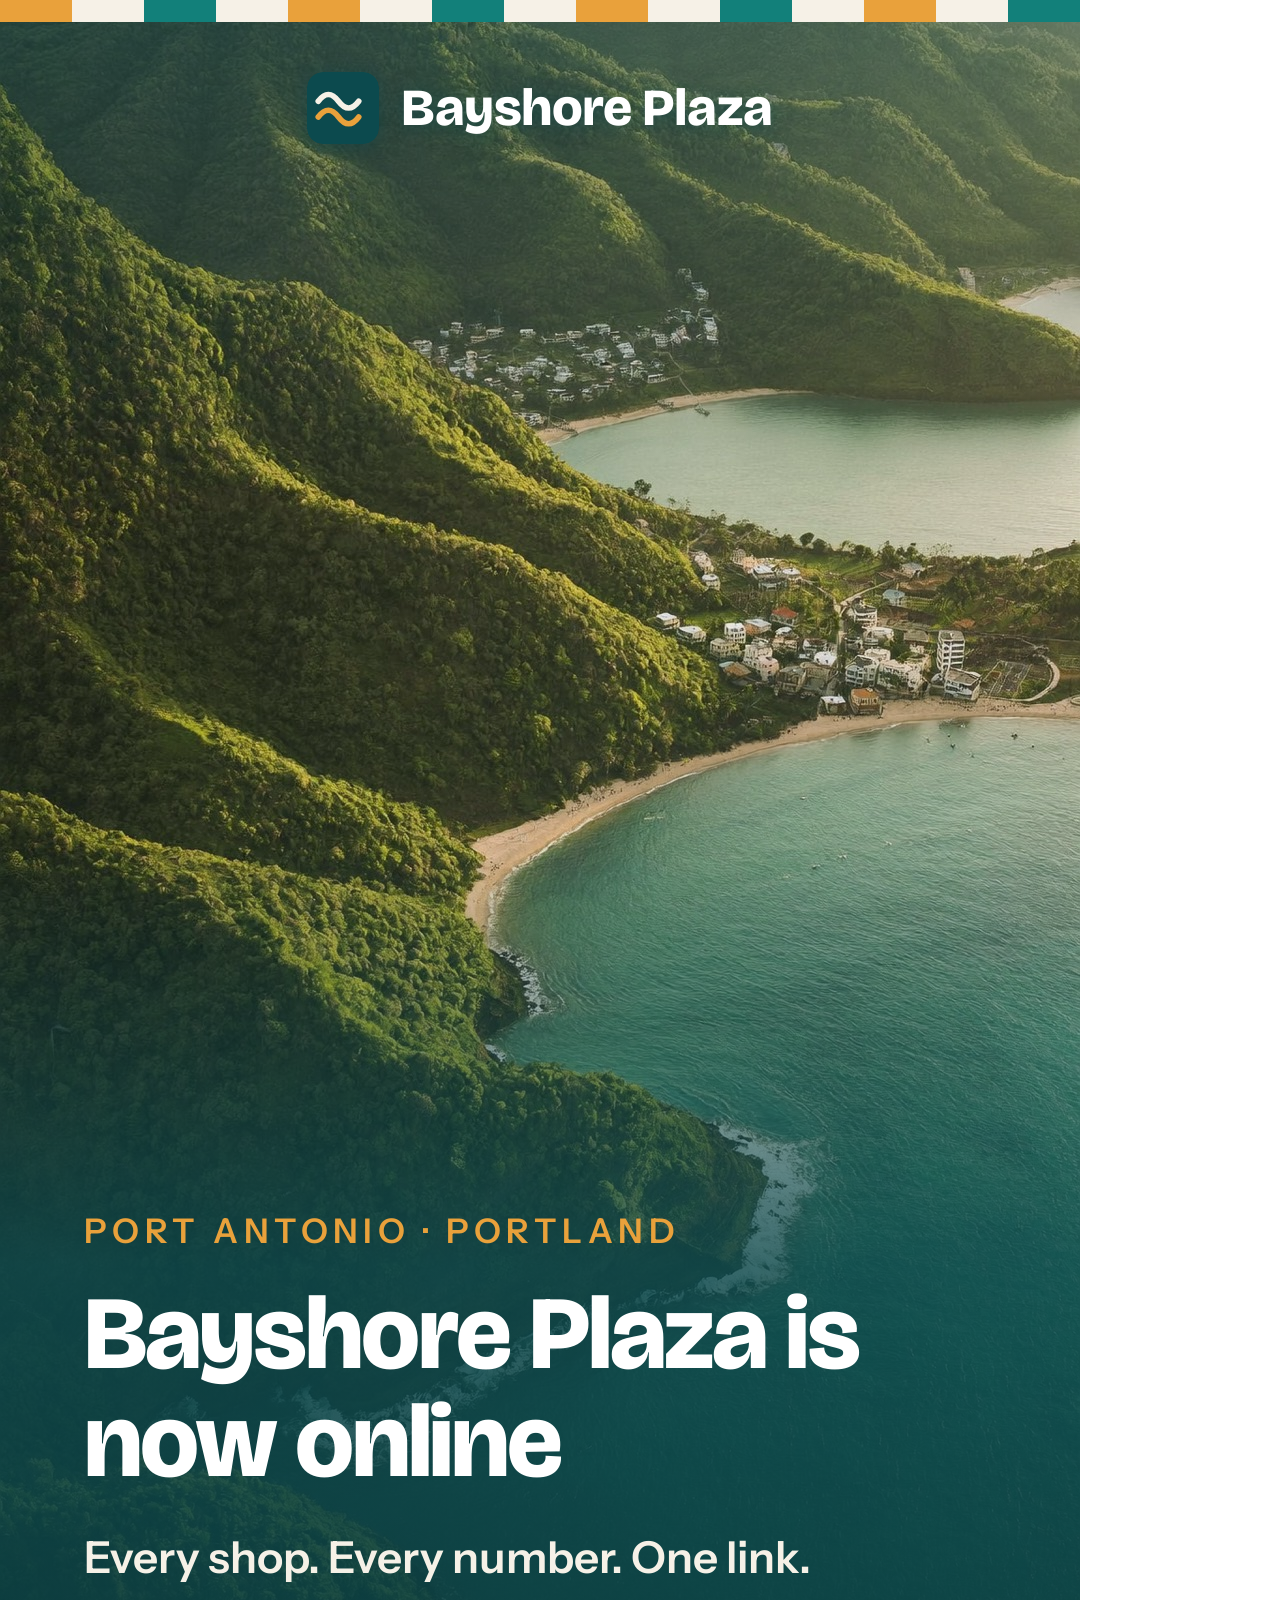
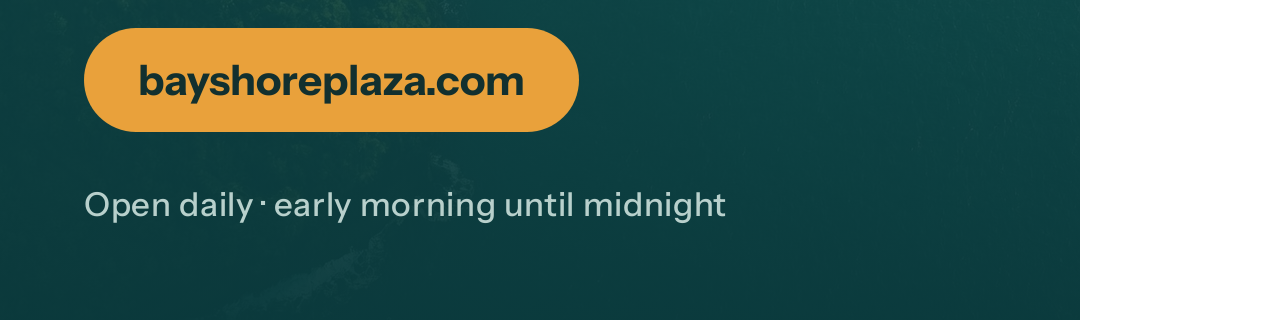
<file: promo/status-card.html>
<!DOCTYPE html>
<!-- WhatsApp Status card template (1080x1920).
     Pick a card with ?card=launch|food|groceries|pharmacy|fashion|electronics|beauty
     Personalize for a shop with &shop=Shop%20Name&unit=12
     Render all cards with: ./build-status-cards.sh  (see that file)
     Domain pill reads the DOMAIN constant below (real domain already set). -->
<html lang="en">
<head>
<meta charset="UTF-8">
<link rel="preconnect" href="https://fonts.googleapis.com">
<link rel="preconnect" href="https://fonts.gstatic.com" crossorigin>
<link href="https://fonts.googleapis.com/css2?family=Bricolage+Grotesque:wght@600;800&family=Instrument+Sans:wght@400;500;600&display=swap" rel="stylesheet">
<style>
  * { margin: 0; box-sizing: border-box; }
  body { width: 1080px; height: 1920px; overflow: hidden; font-family: "Instrument Sans", sans-serif; }
  .card { position: relative; width: 1080px; height: 1920px; background: #0c4a4e; }
  .bg { position: absolute; inset: 0; width: 100%; height: 100%; object-fit: cover; }
  .overlay {
    position: absolute; inset: 0;
    background: linear-gradient(180deg,
      rgba(12, 74, 78, 0.45) 0%,
      rgba(12, 74, 78, 0.05) 26%,
      rgba(12, 74, 78, 0.10) 44%,
      rgba(12, 74, 78, 0.82) 66%,
      rgba(10, 58, 61, 0.97) 100%);
  }
  .stripe {
    position: absolute; top: 0; left: 0; right: 0; height: 22px;
    background: repeating-linear-gradient(90deg,
      #e9a13b 0 72px, #f6f1e7 72px 144px, #12807a 144px 216px, #f6f1e7 216px 288px);
  }
  .brand {
    position: absolute; top: 72px; left: 0; right: 0;
    display: flex; align-items: center; justify-content: center; gap: 22px;
    color: #ffffff;
    font-family: "Bricolage Grotesque", sans-serif;
    font-size: 52px; font-weight: 800; letter-spacing: -0.01em;
    text-shadow: 0 2px 18px rgba(12, 74, 78, 0.6);
  }
  .brand svg { width: 72px; height: 72px; border-radius: 16px; box-shadow: 0 2px 18px rgba(12,74,78,0.5); }
  .bottom {
    position: absolute; left: 84px; right: 84px; bottom: 96px;
    color: #f6f1e7; text-align: left;
  }
  .eyebrow {
    font-size: 34px; font-weight: 600; letter-spacing: 0.16em;
    text-transform: uppercase; color: #e9a13b; margin-bottom: 28px;
  }
  h1 {
    font-family: "Bricolage Grotesque", sans-serif;
    font-size: 104px; font-weight: 800; line-height: 1.04;
    letter-spacing: -0.02em; color: #ffffff; margin-bottom: 34px;
  }
  .shopline { font-size: 44px; font-weight: 600; color: #f6f1e7; margin-bottom: 44px; }
  .shopline span { color: #9fc4bf; font-weight: 400; }
  .pill {
    display: inline-block;
    background: #e9a13b; color: #12302f;
    font-size: 42px; font-weight: 700;
    padding: 26px 54px; border-radius: 999px;
    margin-bottom: 52px;
  }
  .meta { font-size: 33px; color: #b8d0cc; font-weight: 500; letter-spacing: 0.02em; }
</style>
</head>
<body>
  <div class="card">
    <img class="bg" id="bg" src="" alt="">
    <div class="overlay"></div>
    <div class="stripe"></div>
    <div class="brand">
      <svg viewBox="0 0 32 32"><rect width="32" height="32" rx="7" fill="#0c4a4e"/><path d="M5 20c3-4 6-4 9 0s6 4 9 0" stroke="#e9a13b" stroke-width="2.5" fill="none" stroke-linecap="round"/><path d="M5 13c3-4 6-4 9 0s6 4 9 0" stroke="#f6f1e7" stroke-width="2.5" fill="none" stroke-linecap="round"/></svg>
      Bayshore Plaza
    </div>
    <div class="bottom">
      <div class="eyebrow" id="eyebrow"></div>
      <h1 id="headline"></h1>
      <div class="shopline" id="shopline"></div>
      <div class="pill" id="pill"></div>
      <div class="meta" id="meta"></div>
    </div>
  </div>
<script>
  var DOMAIN = "bayshoreplaza.com";

  var CARDS = {
    launch: {
      bg: "bg/launch.jpg",
      eyebrow: "Port Antonio · Portland",
      headline: "Bayshore Plaza is now online",
      shopline: "Every shop. Every number. One link.",
      meta: "Open daily · early morning until midnight"
    },
    food: {
      bg: "bg/food.jpg",
      eyebrow: "Now on the plaza website",
      headline: "Order your lunch on WhatsApp",
      meta: "Boundbrook · Port Antonio"
    },
    groceries: {
      bg: "bg/groceries.jpg",
      eyebrow: "Now on the plaza website",
      headline: "Groceries done in one stop",
      meta: "Boundbrook · Port Antonio"
    },
    pharmacy: {
      bg: "bg/pharmacy.jpg",
      eyebrow: "Now on the plaza website",
      headline: "Your pharmacy, easier to find",
      meta: "Boundbrook · Port Antonio"
    },
    fashion: {
      bg: "bg/fashion.jpg",
      eyebrow: "Now on the plaza website",
      headline: "New arrivals? Show the whole parish",
      meta: "Boundbrook · Port Antonio"
    },
    electronics: {
      bg: "bg/electronics.jpg",
      eyebrow: "Now on the plaza website",
      headline: "Big buys start with a search",
      meta: "Boundbrook · Port Antonio"
    },
    beauty: {
      bg: "bg/beauty.jpg",
      eyebrow: "Now on the plaza website",
      headline: "Book your spot on WhatsApp",
      meta: "Boundbrook · Port Antonio"
    }
  };

  var q = new URLSearchParams(location.search);
  var card = CARDS[q.get("card")] || CARDS.launch;
  var shop = q.get("shop");
  var unit = q.get("unit");

  document.getElementById("bg").src = card.bg;
  document.getElementById("eyebrow").textContent = card.eyebrow;
  document.getElementById("headline").textContent = card.headline;
  document.getElementById("pill").textContent = DOMAIN;
  document.getElementById("meta").textContent = card.meta;

  var shopline = document.getElementById("shopline");
  if (shop) {
    shopline.innerHTML = "";
    shopline.appendChild(document.createTextNode(shop + " "));
    var u = document.createElement("span");
    u.textContent = unit ? "· Unit " + unit : "";
    shopline.appendChild(u);
  } else if (card.shopline) {
    shopline.textContent = card.shopline;
  } else {
    /* template default — replaced per shop with &shop=...&unit=... */
    shopline.innerHTML = 'Your Shop Name <span>· Unit —</span>';
  }
</script>
</body>
</html>
</file>
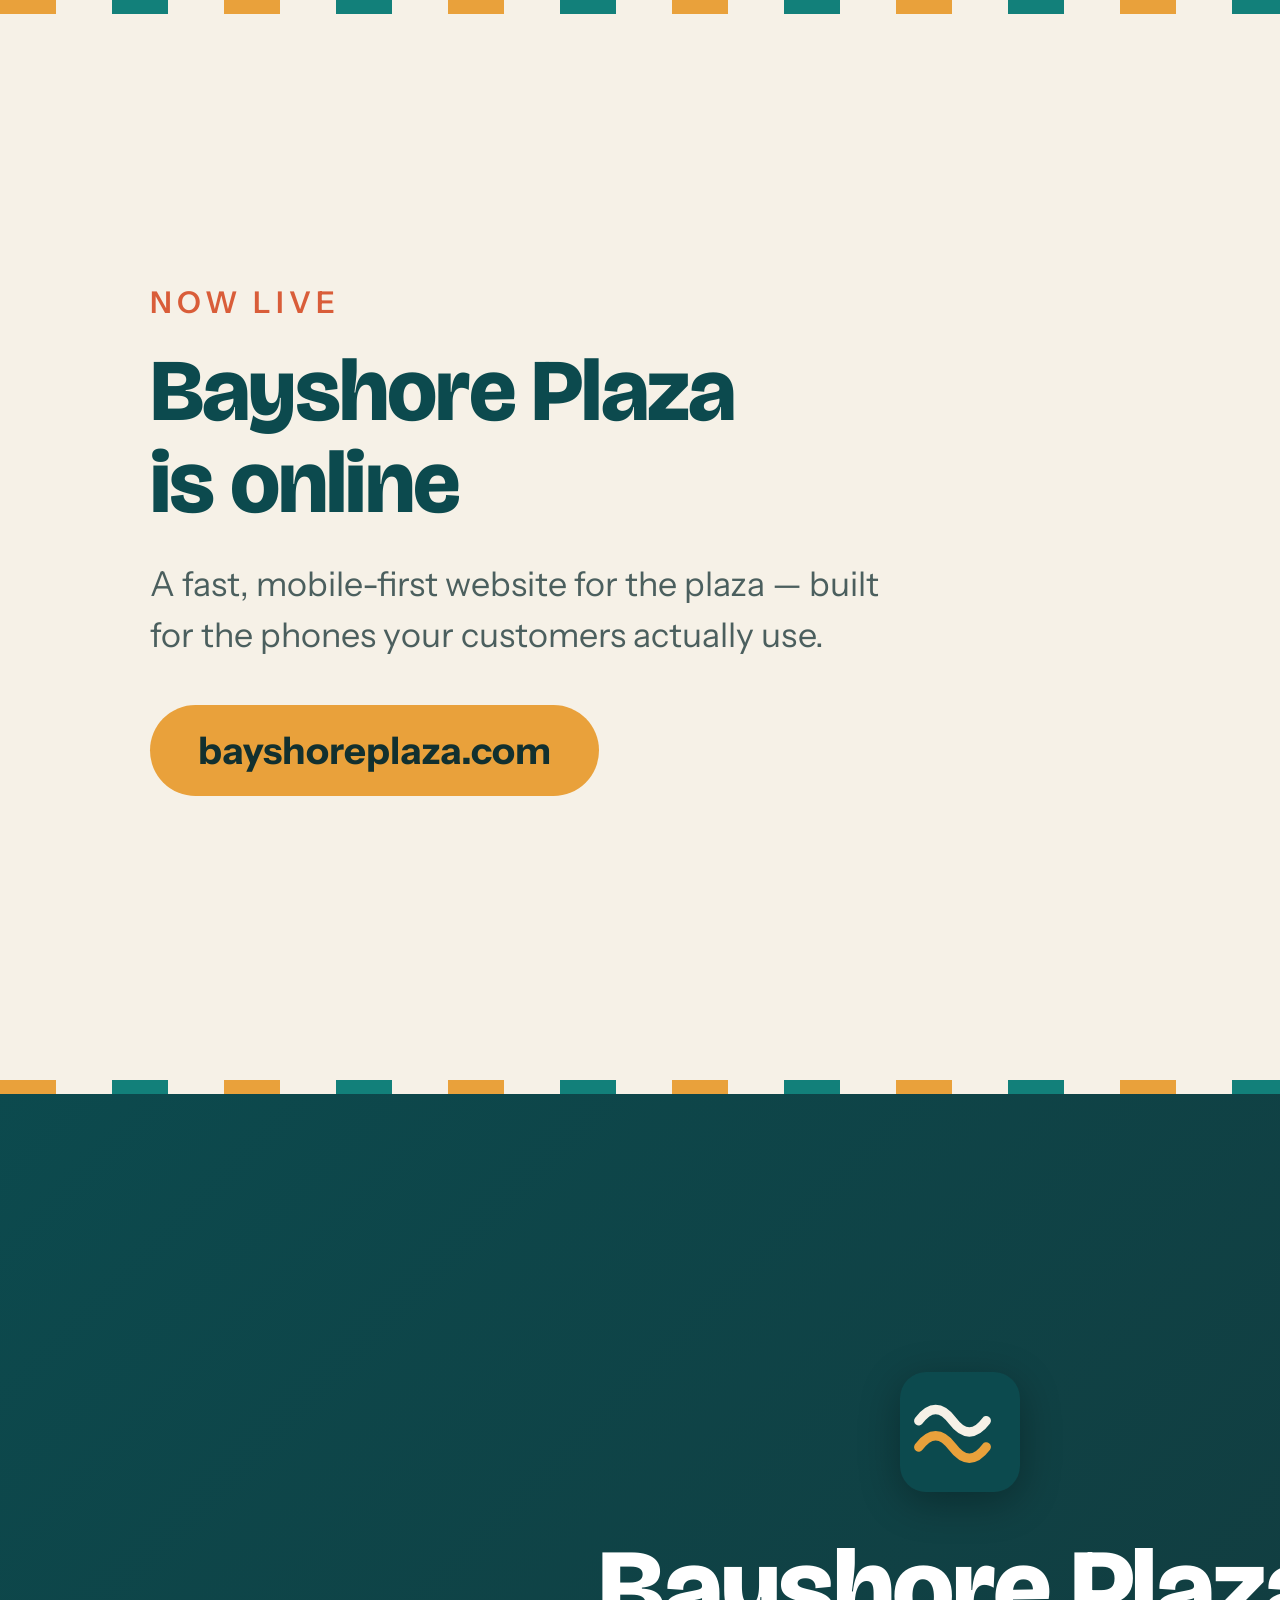
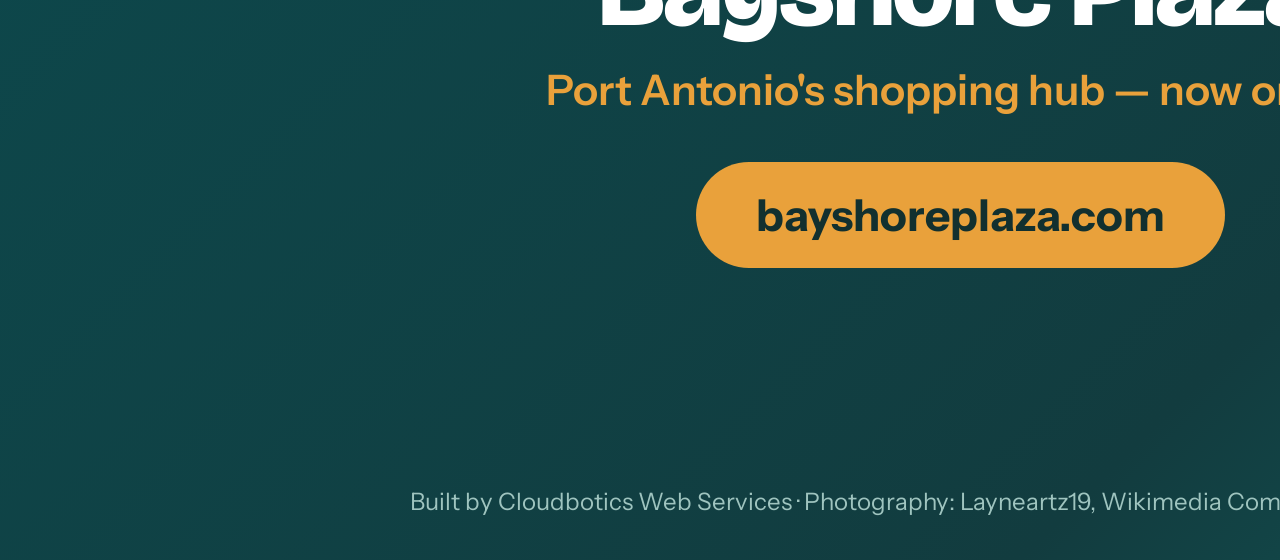
<file: promo/video/slides/slide.html>
<!DOCTYPE html>
<!-- Pitch-video slide template (1920x1080). Pick with ?s=site|features|end
     Site pages render live in fixed-width iframes (phone mockups). -->
<html lang="en">
<head>
<meta charset="UTF-8">
<link rel="preconnect" href="https://fonts.googleapis.com">
<link rel="preconnect" href="https://fonts.gstatic.com" crossorigin>
<link href="https://fonts.googleapis.com/css2?family=Bricolage+Grotesque:wght@600;800&family=Instrument+Sans:wght@400;500;600&display=swap" rel="stylesheet">
<style>
  * { margin: 0; box-sizing: border-box; }
  body { width: 1920px; height: 1080px; overflow: hidden; font-family: "Instrument Sans", sans-serif; background: #f6f1e7; }
  .slide { position: relative; width: 1920px; height: 1080px; display: none; }
  .slide.active { display: block; }
  .stripe { position: absolute; top: 0; left: 0; right: 0; height: 14px;
    background: repeating-linear-gradient(90deg, #e9a13b 0 56px, #f6f1e7 56px 112px, #12807a 112px 168px, #f6f1e7 168px 224px); }
  .phone {
    width: 406px; height: 848px;
    border-radius: 44px; border: 8px solid #12302f;
    overflow: hidden; background: #fff;
    box-shadow: 0 30px 60px rgba(18, 48, 47, 0.28);
    flex: none;
  }
  .phone iframe { width: 390px; height: 832px; border: 0; }
  .eyebrow { font-size: 30px; font-weight: 600; letter-spacing: 0.16em; text-transform: uppercase; color: #d95d39; margin-bottom: 24px; }
  h1 { font-family: "Bricolage Grotesque", sans-serif; font-size: 88px; font-weight: 800; line-height: 1.05; letter-spacing: -0.02em; color: #0c4a4e; margin-bottom: 30px; }
  .pill { display: inline-block; background: #e9a13b; color: #12302f; font-size: 38px; font-weight: 700; padding: 22px 48px; border-radius: 999px; }
  .sub { font-size: 34px; color: #4b5f5e; line-height: 1.5; max-width: 760px; }
  ul.feat { list-style: none; margin-top: 40px; display: grid; gap: 26px; }
  ul.feat li { font-size: 36px; color: #12302f; font-weight: 500; display: flex; gap: 18px; align-items: flex-start; }
  ul.feat li::before { content: "✓"; color: #12807a; font-weight: 700; font-size: 38px; }

  /* site slide */
  .site-wrap { display: flex; align-items: center; justify-content: space-between; padding: 0 150px; height: 1080px; }
  /* features slide */
  .feat-wrap { display: flex; align-items: center; gap: 80px; padding: 0 130px; height: 1080px; }
  .feat-wrap .phones { display: flex; gap: 50px; }
  .feat-wrap .phone { width: 356px; height: 744px; border-radius: 38px; }
  .feat-wrap .phone iframe { width: 390px; height: 832px; transform: scale(0.875); transform-origin: 0 0; }
  /* end slide */
  .end { background: linear-gradient(135deg, #0c4a4e 0%, #123c3f 70%, #12807a 140%); color: #f6f1e7;
    display: flex; flex-direction: column; align-items: center; justify-content: center; text-align: center; }
  .end h1 { color: #ffffff; font-size: 110px; margin: 40px 0 16px; }
  .end .tag { font-size: 42px; color: #e9a13b; font-weight: 600; margin-bottom: 46px; }
  .end .pill { font-size: 44px; padding: 26px 60px; }
  .end .credit { position: absolute; bottom: 44px; left: 0; right: 0; font-size: 24px; color: #9fc4bf; }
  .end svg.mark { width: 120px; height: 120px; border-radius: 26px; box-shadow: 0 10px 40px rgba(0,0,0,0.3); }
</style>
</head>
<body>

<div class="slide" id="site">
  <div class="stripe"></div>
  <div class="site-wrap">
    <div>
      <div class="eyebrow">Now live</div>
      <h1>Bayshore Plaza<br>is online</h1>
      <p class="sub">A fast, mobile-first website for the plaza — built for the phones your customers actually use.</p>
      <p style="margin-top:44px"><span class="pill">bayshoreplaza.com</span></p>
    </div>
    <div class="phone"><iframe src="../../../index.html" scrolling="no"></iframe></div>
  </div>
</div>

<div class="slide" id="features">
  <div class="stripe"></div>
  <div class="feat-wrap">
    <div class="phones">
      <div class="phone"><iframe src="../../../directory.html" scrolling="no"></iframe></div>
      <div class="phone"><iframe src="../../../shop-demo.html" scrolling="no"></iframe></div>
    </div>
    <div>
      <div class="eyebrow">What it does</div>
      <h1 style="font-size:72px">Every shop,<br>found &amp; reachable</h1>
      <ul class="feat">
        <li>Full shop directory with search</li>
        <li>WhatsApp ordering, one tap</li>
        <li>A page for every shop</li>
        <li>Found on Google &amp; Maps</li>
      </ul>
    </div>
  </div>
</div>

<div class="slide end" id="end">
  <div class="stripe"></div>
  <svg class="mark" viewBox="0 0 32 32"><rect width="32" height="32" rx="7" fill="#0c4a4e"/><path d="M5 20c3-4 6-4 9 0s6 4 9 0" stroke="#e9a13b" stroke-width="2.5" fill="none" stroke-linecap="round"/><path d="M5 13c3-4 6-4 9 0s6 4 9 0" stroke="#f6f1e7" stroke-width="2.5" fill="none" stroke-linecap="round"/></svg>
  <h1>Bayshore Plaza</h1>
  <div class="tag">Port Antonio's shopping hub — now online</div>
  <span class="pill">bayshoreplaza.com</span>
  <div class="credit">Built by Cloudbotics Web Services · Photography: Layneartz19, Wikimedia Commons (CC BY-SA 4.0)</div>
</div>

<script>
  var s = new URLSearchParams(location.search).get("s") || "site";
  document.getElementById(s).classList.add("active");
</script>
</body>
</html>
</file>
<file: css/styles.css>
/* ==========================================================================
   Bayshore Plaza — styles.css
   Palette: deep sea teal / teal / sand / mango accent
   Mobile-first (~380px), scales up at 640px and 960px
   ========================================================================== */

:root {
  --ink: #12302f;          /* near-black teal ink */
  --sea-deep: #0c4a4e;     /* deep sea teal — headers, footer */
  --sea: #12807a;          /* primary teal — links, buttons */
  --sea-soft: #e3f0ee;     /* pale teal wash */
  --sand: #f6f1e7;         /* page background */
  --sand-deep: #eae0cc;    /* card borders, dividers */
  --mango: #e9a13b;        /* warm accent — highlights, badges */
  --coral: #d95d39;        /* small warm details only */
  --white: #ffffff;
  --whatsapp: #1fa855;
  --radius: 12px;
  --shadow: 0 1px 3px rgba(18, 48, 47, 0.08), 0 4px 14px rgba(18, 48, 47, 0.06);
  --font-display: "Bricolage Grotesque", "Avenir Next", "Segoe UI", sans-serif;
  --font-body: "Instrument Sans", -apple-system, "Segoe UI", Roboto, sans-serif;
}

* { box-sizing: border-box; }

html { scroll-behavior: smooth; }

body {
  margin: 0;
  font-family: var(--font-body);
  font-size: 1rem;
  line-height: 1.6;
  color: var(--ink);
  background: var(--sand);
  -webkit-font-smoothing: antialiased;
}

img, iframe { max-width: 100%; }

h1, h2, h3 {
  font-family: var(--font-display);
  line-height: 1.15;
  margin: 0 0 0.5rem;
  color: var(--sea-deep);
}

h1 { font-size: 2.1rem; font-weight: 800; letter-spacing: -0.02em; }
h2 { font-size: 1.5rem; font-weight: 700; }
h3 { font-size: 1.1rem; font-weight: 600; }

p { margin: 0 0 1rem; }

a { color: var(--sea); }

:focus-visible {
  outline: 3px solid var(--mango);
  outline-offset: 2px;
  border-radius: 4px;
}

@media (prefers-reduced-motion: reduce) {
  html { scroll-behavior: auto; }
  *, *::before, *::after { transition: none !important; animation: none !important; }
}

/* --- Signature: awning stripe (teal / sand / mango), used at the top of
       every page and above key cards — echoes shopfront awnings --------- */
.awning {
  height: 6px;
  background: repeating-linear-gradient(
    90deg,
    var(--sea-deep) 0 28px,
    var(--sand) 28px 56px,
    var(--mango) 56px 84px,
    var(--sand) 84px 112px
  );
}

/* --- Layout helpers ---------------------------------------------------- */
.container {
  width: 100%;
  max-width: 1060px;
  margin: 0 auto;
  padding: 0 1.1rem;
}

.section { padding: 2.6rem 0; }
.section--tint { background: var(--sea-soft); }
.section--deep { background: var(--sea-deep); color: var(--sand); }
.section--deep h2, .section--deep h3 { color: var(--sand); }
.section--deep a { color: var(--mango); }
/* buttons keep their own text colors inside dark sections */
.section--deep a.btn--whatsapp { color: var(--white); }
.section--deep a.btn--sand { color: var(--ink); }
.section--deep a.btn--primary { color: var(--white); }
.section--deep a.btn--ghost { color: var(--sand); border-color: var(--sand); }

.eyebrow {
  display: block;
  font-size: 0.78rem;
  font-weight: 600;
  letter-spacing: 0.14em;
  text-transform: uppercase;
  color: var(--coral);
  margin-bottom: 0.4rem;
}
.section--deep .eyebrow { color: var(--mango); }

.lede { font-size: 1.05rem; max-width: 34em; }

/* --- Header / nav ------------------------------------------------------- */
.site-header {
  position: sticky;
  top: 0;
  z-index: 50;
  background: var(--white);
  border-bottom: 1px solid var(--sand-deep);
}

.site-header__bar {
  display: flex;
  align-items: center;
  justify-content: space-between;
  gap: 1rem;
  padding: 0.7rem 1.1rem;
  max-width: 1060px;
  margin: 0 auto;
}

.brand {
  font-family: var(--font-display);
  font-weight: 800;
  font-size: 1.15rem;
  color: var(--sea-deep);
  text-decoration: none;
  letter-spacing: -0.01em;
  display: flex;
  align-items: center;
  gap: 0.5rem;
}

.brand__mark {
  width: 28px;
  height: 28px;
  flex: none;
}

.nav-toggle {
  appearance: none;
  background: none;
  border: 1px solid var(--sand-deep);
  border-radius: 8px;
  padding: 0.45rem 0.6rem;
  font: inherit;
  color: var(--sea-deep);
  cursor: pointer;
  display: inline-flex;
  align-items: center;
  gap: 0.4rem;
}

.site-nav {
  display: none;
  position: absolute;
  top: 100%;
  left: 0;
  right: 0;
  background: var(--white);
  border-bottom: 1px solid var(--sand-deep);
  box-shadow: var(--shadow);
  padding: 0.5rem 1.1rem 1rem;
}

.site-nav.is-open { display: block; }

.site-nav a {
  display: block;
  padding: 0.65rem 0.2rem;
  text-decoration: none;
  color: var(--ink);
  font-weight: 500;
  border-bottom: 1px solid var(--sand);
}

.site-nav a[aria-current="page"] { color: var(--sea); font-weight: 600; }

@media (min-width: 640px) {
  .nav-toggle { display: none; }
  .site-nav {
    display: flex;
    position: static;
    background: none;
    border: 0;
    box-shadow: none;
    padding: 0;
    gap: 1.4rem;
  }
  .site-nav a { border: 0; padding: 0.2rem 0; }
}

/* --- Buttons ------------------------------------------------------------ */
.btn {
  display: inline-flex;
  align-items: center;
  justify-content: center;
  gap: 0.5rem;
  padding: 0.78rem 1.35rem;
  border-radius: 999px;
  font-weight: 600;
  font-size: 0.98rem;
  text-decoration: none;
  border: 2px solid transparent;
  cursor: pointer;
  transition: transform 0.12s ease, box-shadow 0.12s ease;
}
.btn:active { transform: translateY(1px); }

.btn--primary { background: var(--sea); color: var(--white); }
.btn--primary:hover { box-shadow: 0 4px 14px rgba(18, 128, 122, 0.35); }

.btn--ghost { border-color: var(--sea); color: var(--sea); background: transparent; }
.btn--ghost:hover { background: var(--sea-soft); }

.btn--sand { background: var(--mango); color: var(--ink); }
.btn--sand:hover { box-shadow: 0 4px 14px rgba(233, 161, 59, 0.4); }

.btn--whatsapp { background: var(--whatsapp); color: var(--white); }
.btn--whatsapp:hover { box-shadow: 0 4px 14px rgba(31, 168, 85, 0.35); }

.btn--small { padding: 0.5rem 0.95rem; font-size: 0.88rem; }

/* --- Hero ---------------------------------------------------------------- */
.hero {
  background: var(--sea-deep);
  color: var(--sand);
  overflow: hidden;
}

.hero__inner {
  display: grid;
  gap: 1.6rem;
  padding-top: 2.6rem;
  padding-bottom: 2.8rem;
}

.hero .eyebrow { color: var(--mango); }

.hero h1 { color: var(--white); font-size: 2.4rem; margin-bottom: 0.7rem; }
.hero .lede { color: #cfe3df; }

.hero__actions { display: flex; flex-wrap: wrap; gap: 0.75rem; }

/* Hero image placeholder — replace with a real photo of the plaza */
.hero__media {
  border-radius: var(--radius);
  min-height: 210px;
  background:
    linear-gradient(160deg, rgba(12, 74, 78, 0.15), rgba(12, 74, 78, 0.55)),
    linear-gradient(120deg, #12807a 0%, #0c4a4e 55%, #123c3f 100%);
  display: flex;
  align-items: flex-end;
  padding: 1rem;
  position: relative;
}

.hero__media::before {
  content: "";
  position: absolute;
  inset: auto 0 0 0;
  height: 40%;
  background: repeating-linear-gradient(
    90deg,
    rgba(233, 161, 59, 0.18) 0 18px,
    transparent 18px 36px
  );
  border-radius: 0 0 var(--radius) var(--radius);
  pointer-events: none;
}

.hero__media-note {
  font-size: 0.8rem;
  color: rgba(246, 241, 231, 0.85);
  background: rgba(12, 74, 78, 0.6);
  padding: 0.3rem 0.6rem;
  border-radius: 6px;
  position: relative;
}

/* Signboard strip — plaza-style hours marquee under the hero */
.signboard {
  background: var(--mango);
  color: var(--ink);
  font-weight: 600;
  font-size: 0.92rem;
  text-align: center;
  padding: 0.55rem 1rem;
}

@media (min-width: 960px) {
  .hero__inner {
    grid-template-columns: 1.05fr 0.95fr;
    align-items: center;
    padding-top: 4rem;
    padding-bottom: 4rem;
  }
  .hero h1 { font-size: 3.1rem; }
  .hero__media { min-height: 320px; }
}

/* --- Amenity grid --------------------------------------------------------- */
.amenity-grid {
  display: grid;
  grid-template-columns: repeat(2, 1fr);
  gap: 0.8rem;
  margin-top: 1.4rem;
}

.amenity {
  background: var(--white);
  border: 1px solid var(--sand-deep);
  border-radius: var(--radius);
  padding: 0.95rem 0.9rem;
  display: flex;
  align-items: center;
  gap: 0.7rem;
  font-weight: 500;
  font-size: 0.92rem;
}

.amenity svg {
  width: 26px;
  height: 26px;
  flex: none;
  color: var(--sea);
}

@media (min-width: 640px) { .amenity-grid { grid-template-columns: repeat(3, 1fr); } }
@media (min-width: 960px) { .amenity-grid { grid-template-columns: repeat(4, 1fr); } }

/* --- Map / visit --------------------------------------------------------- */
.map-embed {
  border: 0;
  width: 100%;
  height: 300px;
  border-radius: var(--radius);
  box-shadow: var(--shadow);
  display: block;
}

.visit-grid {
  display: grid;
  gap: 0.9rem;
  margin-top: 1.4rem;
}

.visit-card {
  background: var(--white);
  border: 1px solid var(--sand-deep);
  border-radius: var(--radius);
  padding: 1.1rem 1.15rem;
}

.visit-card h3 { display: flex; align-items: center; gap: 0.5rem; }
.visit-card svg { width: 20px; height: 20px; color: var(--coral); flex: none; }
.visit-card p { margin: 0.3rem 0 0; font-size: 0.95rem; }

@media (min-width: 640px) { .visit-grid { grid-template-columns: repeat(2, 1fr); } }
@media (min-width: 960px) { .visit-grid { grid-template-columns: repeat(4, 1fr); } }

/* --- Directory ------------------------------------------------------------ */
.filters {
  display: grid;
  gap: 0.8rem;
  margin: 1.4rem 0 1.6rem;
}

.search-input {
  width: 100%;
  padding: 0.8rem 1rem;
  font: inherit;
  border: 1.5px solid var(--sand-deep);
  border-radius: 10px;
  background: var(--white);
  color: var(--ink);
}
.search-input:focus { border-color: var(--sea); outline: none; }

.chip-row {
  display: flex;
  gap: 0.5rem;
  overflow-x: auto;
  padding-bottom: 0.3rem;
  -webkit-overflow-scrolling: touch;
}

.chip {
  flex: none;
  padding: 0.45rem 0.95rem;
  border-radius: 999px;
  border: 1.5px solid var(--sand-deep);
  background: var(--white);
  font: inherit;
  font-size: 0.88rem;
  font-weight: 500;
  color: var(--ink);
  cursor: pointer;
  white-space: nowrap;
}

.chip[aria-pressed="true"] {
  background: var(--sea-deep);
  border-color: var(--sea-deep);
  color: var(--sand);
}

.shop-grid {
  display: grid;
  gap: 0.9rem;
}

@media (min-width: 640px) { .shop-grid { grid-template-columns: repeat(2, 1fr); } }
@media (min-width: 960px) { .shop-grid { grid-template-columns: repeat(3, 1fr); } }

.shop-card {
  background: var(--white);
  border: 1px solid var(--sand-deep);
  border-radius: var(--radius);
  padding: 1.1rem 1.15rem 1.2rem;
  display: flex;
  flex-direction: column;
  gap: 0.55rem;
  border-top: 4px solid var(--sea);
}

.shop-card__head {
  display: flex;
  justify-content: space-between;
  align-items: flex-start;
  gap: 0.6rem;
}

.shop-card h3 { margin: 0; }

/* Unit plate — styled like the plaza's physical unit signage */
.unit-plate {
  flex: none;
  font-family: var(--font-display);
  font-size: 0.72rem;
  font-weight: 700;
  letter-spacing: 0.08em;
  background: var(--sea-deep);
  color: var(--sand);
  border-radius: 6px;
  padding: 0.25rem 0.5rem;
  text-transform: uppercase;
}

.shop-card__cat {
  font-size: 0.8rem;
  font-weight: 600;
  letter-spacing: 0.08em;
  text-transform: uppercase;
  color: var(--coral);
}

.shop-card__meta { font-size: 0.92rem; color: #4b5f5e; margin: 0; }

.shop-card__actions { margin-top: auto; display: flex; gap: 0.5rem; padding-top: 0.5rem; }

.results-empty {
  text-align: center;
  padding: 2.5rem 1rem;
  color: #4b5f5e;
}

.results-count { font-size: 0.88rem; color: #4b5f5e; margin: -0.6rem 0 1rem; }

/* --- Demo shop page -------------------------------------------------------- */
.demo-banner {
  background: var(--coral);
  color: var(--white);
  text-align: center;
  font-weight: 600;
  font-size: 0.92rem;
  padding: 0.6rem 1rem;
}

.gallery {
  display: grid;
  grid-template-columns: repeat(2, 1fr);
  gap: 0.6rem;
  margin: 1.2rem 0;
}

.gallery__item {
  aspect-ratio: 4 / 3;
  border-radius: 10px;
  background: linear-gradient(140deg, var(--sea-soft), var(--sand-deep));
  display: flex;
  align-items: center;
  justify-content: center;
  color: #5b6f6d;
  font-size: 0.8rem;
  text-align: center;
  padding: 0.5rem;
}

.gallery__item:first-child { grid-column: 1 / -1; aspect-ratio: 16 / 9; }

img.gallery__item { object-fit: cover; padding: 0; display: block; width: 100%; height: 100%; }

@media (min-width: 640px) {
  .gallery { grid-template-columns: repeat(4, 1fr); }
  .gallery__item:first-child { grid-column: 1 / 3; grid-row: 1 / 3; aspect-ratio: auto; }
}

.hours-table { width: 100%; border-collapse: collapse; font-size: 0.95rem; }
.hours-table td { padding: 0.45rem 0; border-bottom: 1px solid var(--sand); }
.hours-table td:last-child { text-align: right; font-weight: 500; }

.badge-listed {
  display: inline-flex;
  align-items: center;
  gap: 0.45rem;
  background: var(--sea-soft);
  border: 1px solid var(--sea);
  color: var(--sea-deep);
  border-radius: 999px;
  padding: 0.4rem 0.9rem;
  font-size: 0.85rem;
  font-weight: 600;
}
.badge-listed svg { width: 16px; height: 16px; color: var(--sea); }

.insta-placeholder {
  border: 2px dashed var(--sand-deep);
  border-radius: var(--radius);
  padding: 2rem 1rem;
  text-align: center;
  color: #5b6f6d;
  font-size: 0.9rem;
  background: var(--white);
}

.two-col { display: grid; gap: 1.6rem; }
@media (min-width: 960px) { .two-col { grid-template-columns: 1.2fr 0.8fr; align-items: start; } }

/* --- Pricing (for-businesses) ---------------------------------------------- */
.benefit-list { display: grid; gap: 0.9rem; margin-top: 1.4rem; }
@media (min-width: 640px) { .benefit-list { grid-template-columns: repeat(3, 1fr); } }

.benefit {
  background: var(--white);
  border: 1px solid var(--sand-deep);
  border-radius: var(--radius);
  padding: 1.2rem 1.15rem;
}
.benefit svg { width: 30px; height: 30px; color: var(--sea); margin-bottom: 0.6rem; }
.benefit p { margin: 0; font-size: 0.95rem; }

.pricing-grid { display: grid; gap: 1rem; margin-top: 1.6rem; }
@media (min-width: 960px) { .pricing-grid { grid-template-columns: repeat(3, 1fr); } }

.plan {
  background: var(--white);
  border: 1px solid var(--sand-deep);
  border-radius: var(--radius);
  padding: 1.4rem 1.3rem;
  display: flex;
  flex-direction: column;
  gap: 0.7rem;
}

.plan--featured {
  border: 2px solid var(--mango);
  box-shadow: var(--shadow);
  position: relative;
}

.plan__flag {
  position: absolute;
  top: -0.8rem;
  left: 1.1rem;
  background: var(--mango);
  color: var(--ink);
  font-size: 0.72rem;
  font-weight: 700;
  letter-spacing: 0.1em;
  text-transform: uppercase;
  padding: 0.25rem 0.7rem;
  border-radius: 999px;
}

.plan__price {
  font-family: var(--font-display);
  font-size: 1.7rem;
  font-weight: 800;
  color: var(--sea-deep);
}
.plan__price small { font-size: 0.85rem; font-weight: 500; color: #4b5f5e; }

.plan ul { margin: 0; padding: 0 0 0 1.1rem; font-size: 0.94rem; display: grid; gap: 0.35rem; }
.plan .btn { margin-top: auto; }

/* --- Leasing / contact ------------------------------------------------------ */
.contact-block {
  display: grid;
  gap: 1rem;
  margin-top: 1.2rem;
}
@media (min-width: 640px) { .contact-block { grid-template-columns: 1fr 1fr; } }

/* --- Footer ------------------------------------------------------------------ */
.site-footer {
  background: var(--sea-deep);
  color: #b8d0cc;
  font-size: 0.9rem;
  padding: 2.2rem 0 5rem; /* bottom padding clears the mobile CTA bar */
}

.site-footer a { color: var(--sand); }

.site-footer__grid { display: grid; gap: 1.4rem; }
@media (min-width: 640px) { .site-footer__grid { grid-template-columns: repeat(3, 1fr); } }

.site-footer h3 { color: var(--sand); font-size: 0.95rem; }

.site-footer .credit {
  margin-top: 1.8rem;
  padding-top: 1.2rem;
  border-top: 1px solid rgba(246, 241, 231, 0.15);
  font-size: 0.85rem;
}

/* Mobile sticky call/WhatsApp bar */
.mobile-cta {
  position: fixed;
  bottom: 0;
  left: 0;
  right: 0;
  z-index: 60;
  display: flex;
  background: var(--white);
  border-top: 1px solid var(--sand-deep);
  box-shadow: 0 -3px 12px rgba(18, 48, 47, 0.1);
}

.mobile-cta a {
  flex: 1;
  text-align: center;
  padding: 0.85rem 0.5rem;
  font-weight: 600;
  font-size: 0.92rem;
  text-decoration: none;
  color: var(--sea-deep);
}

.mobile-cta a + a { border-left: 1px solid var(--sand-deep); }

@media (min-width: 960px) {
  .mobile-cta { display: none; }
  .site-footer { padding-bottom: 2.2rem; }
}
</file>
